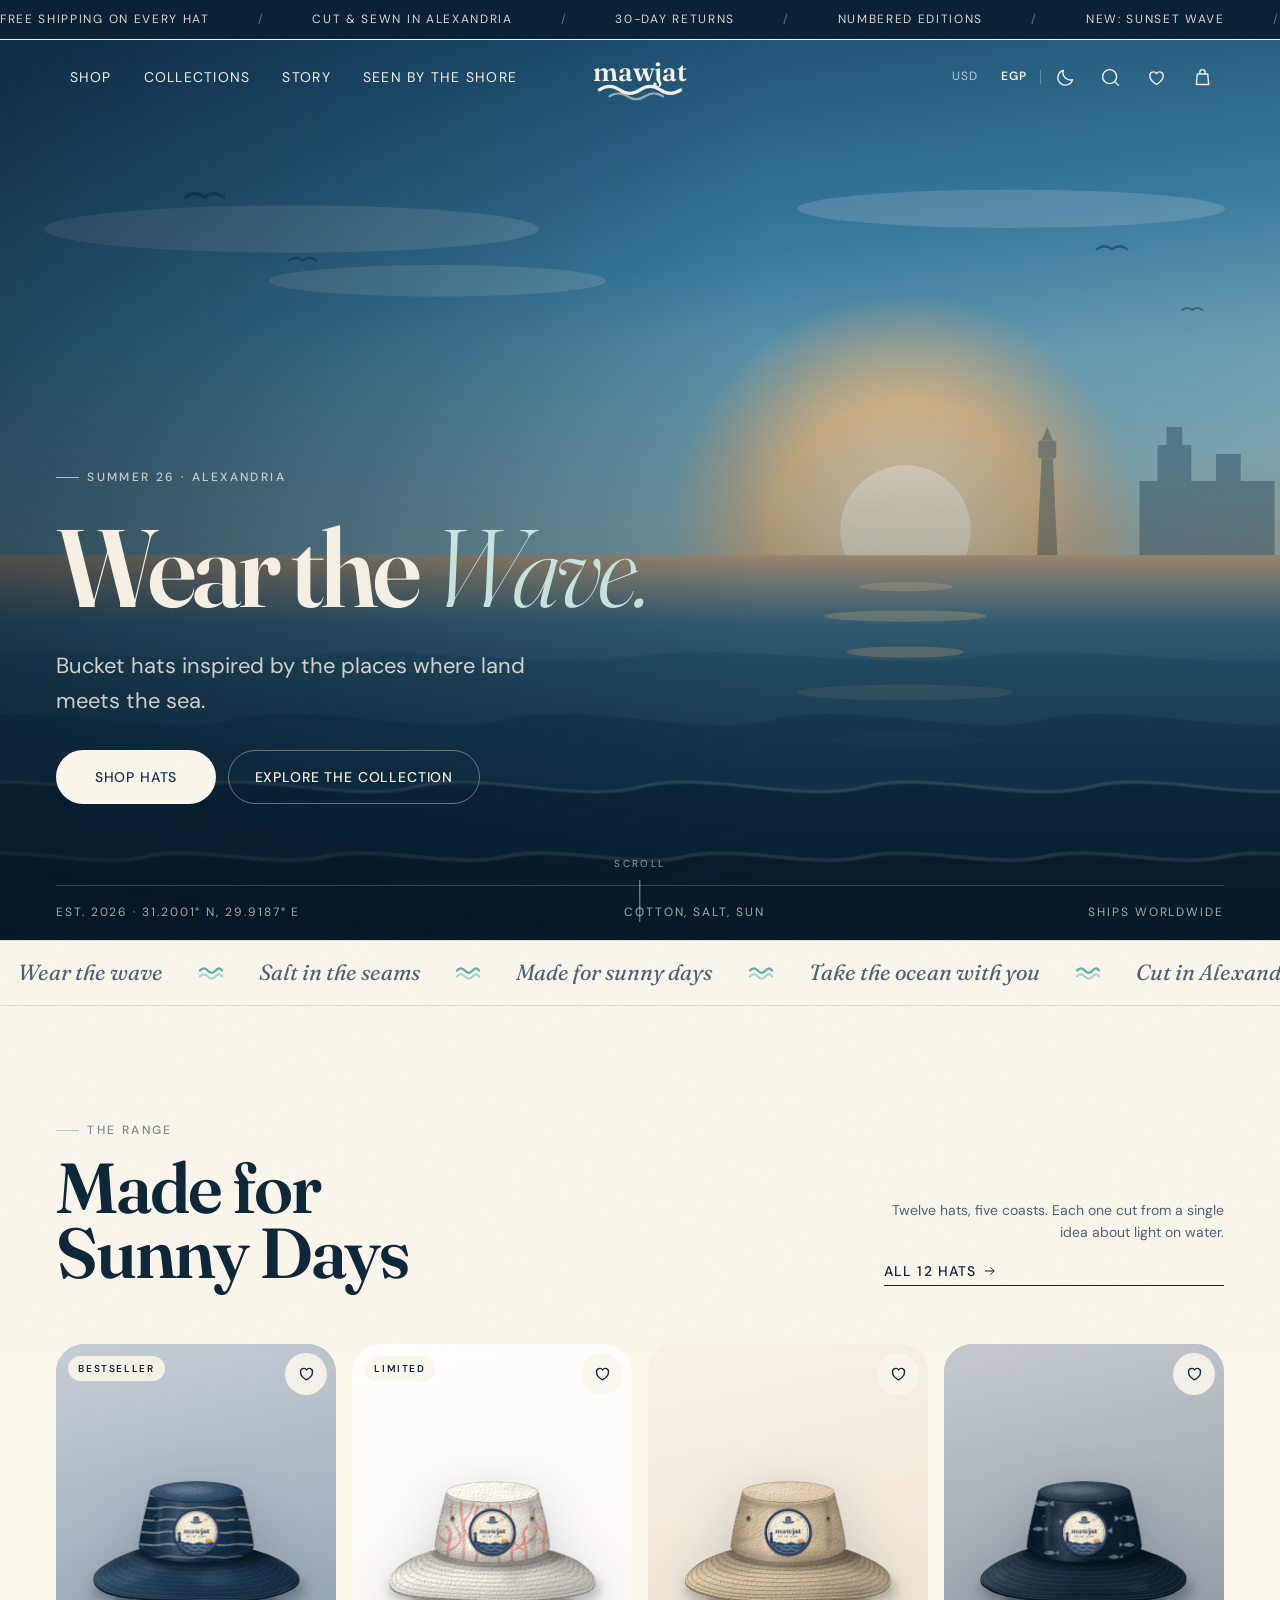
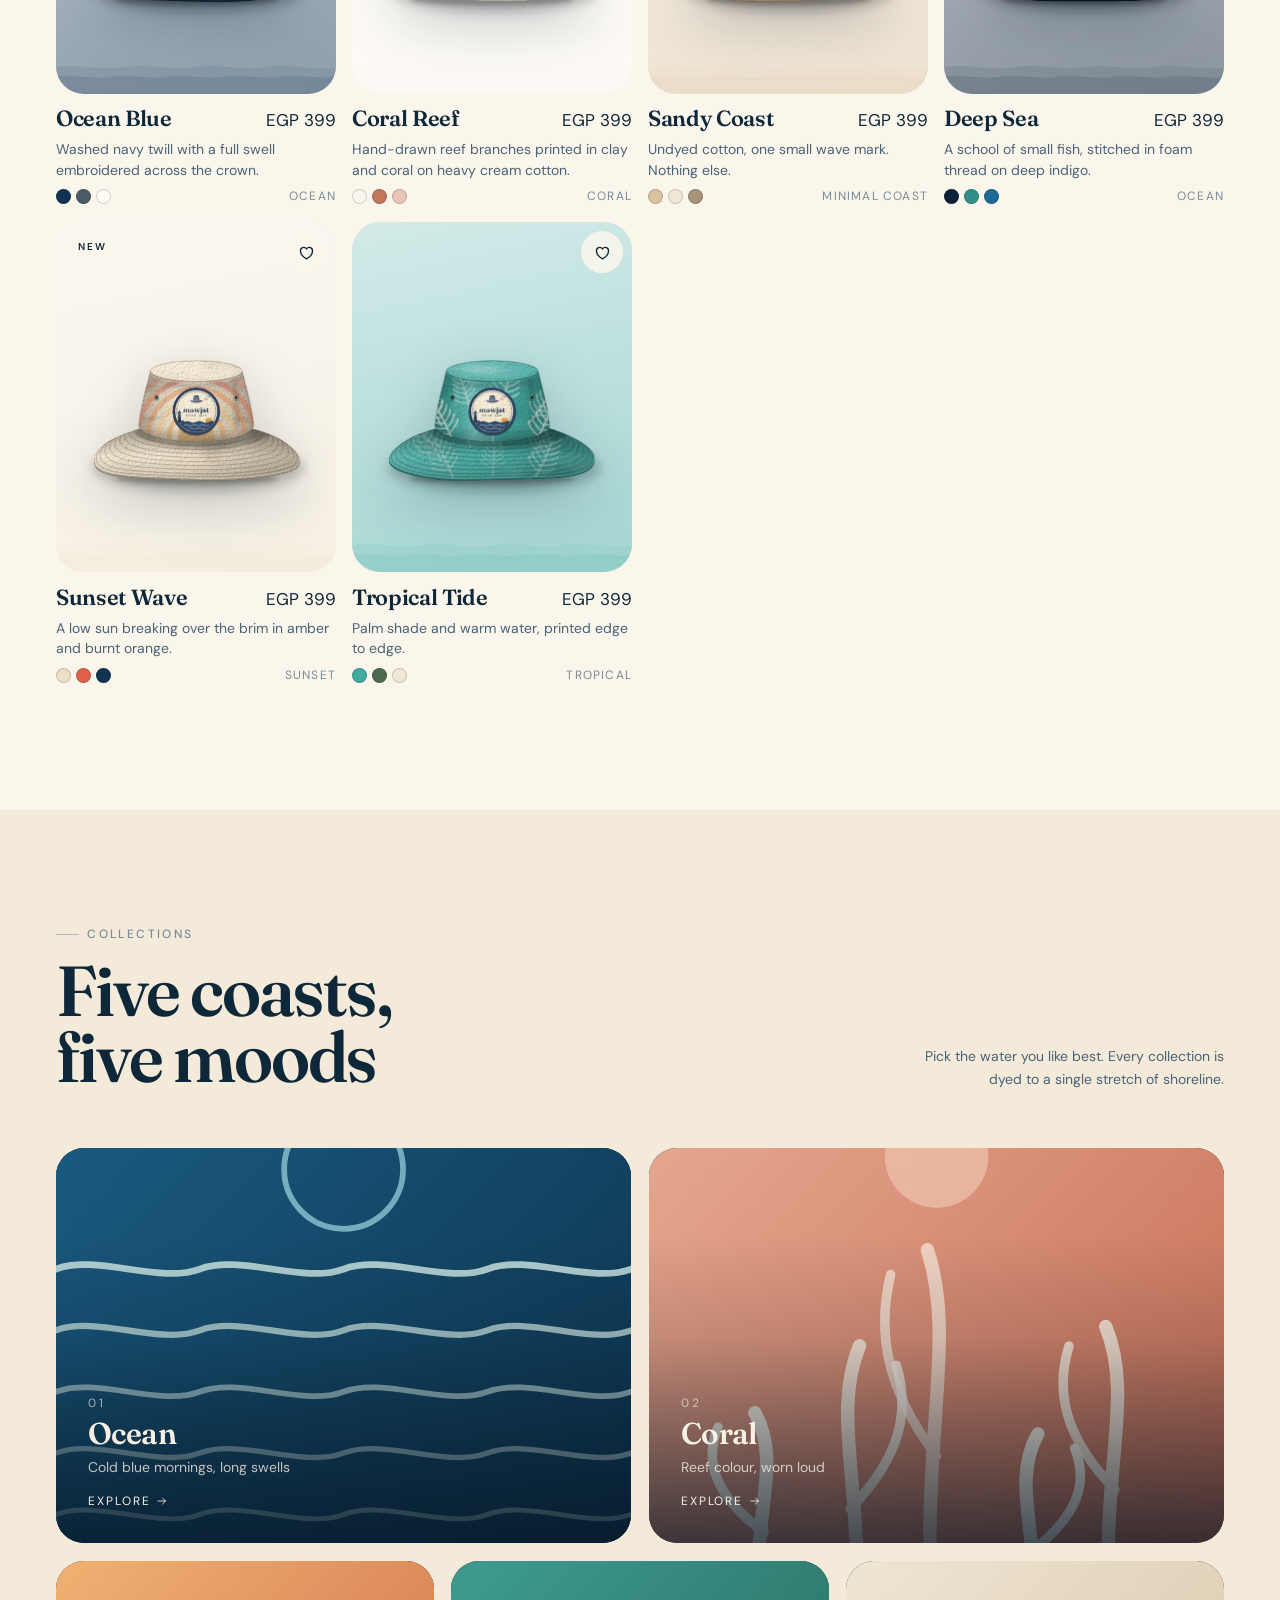
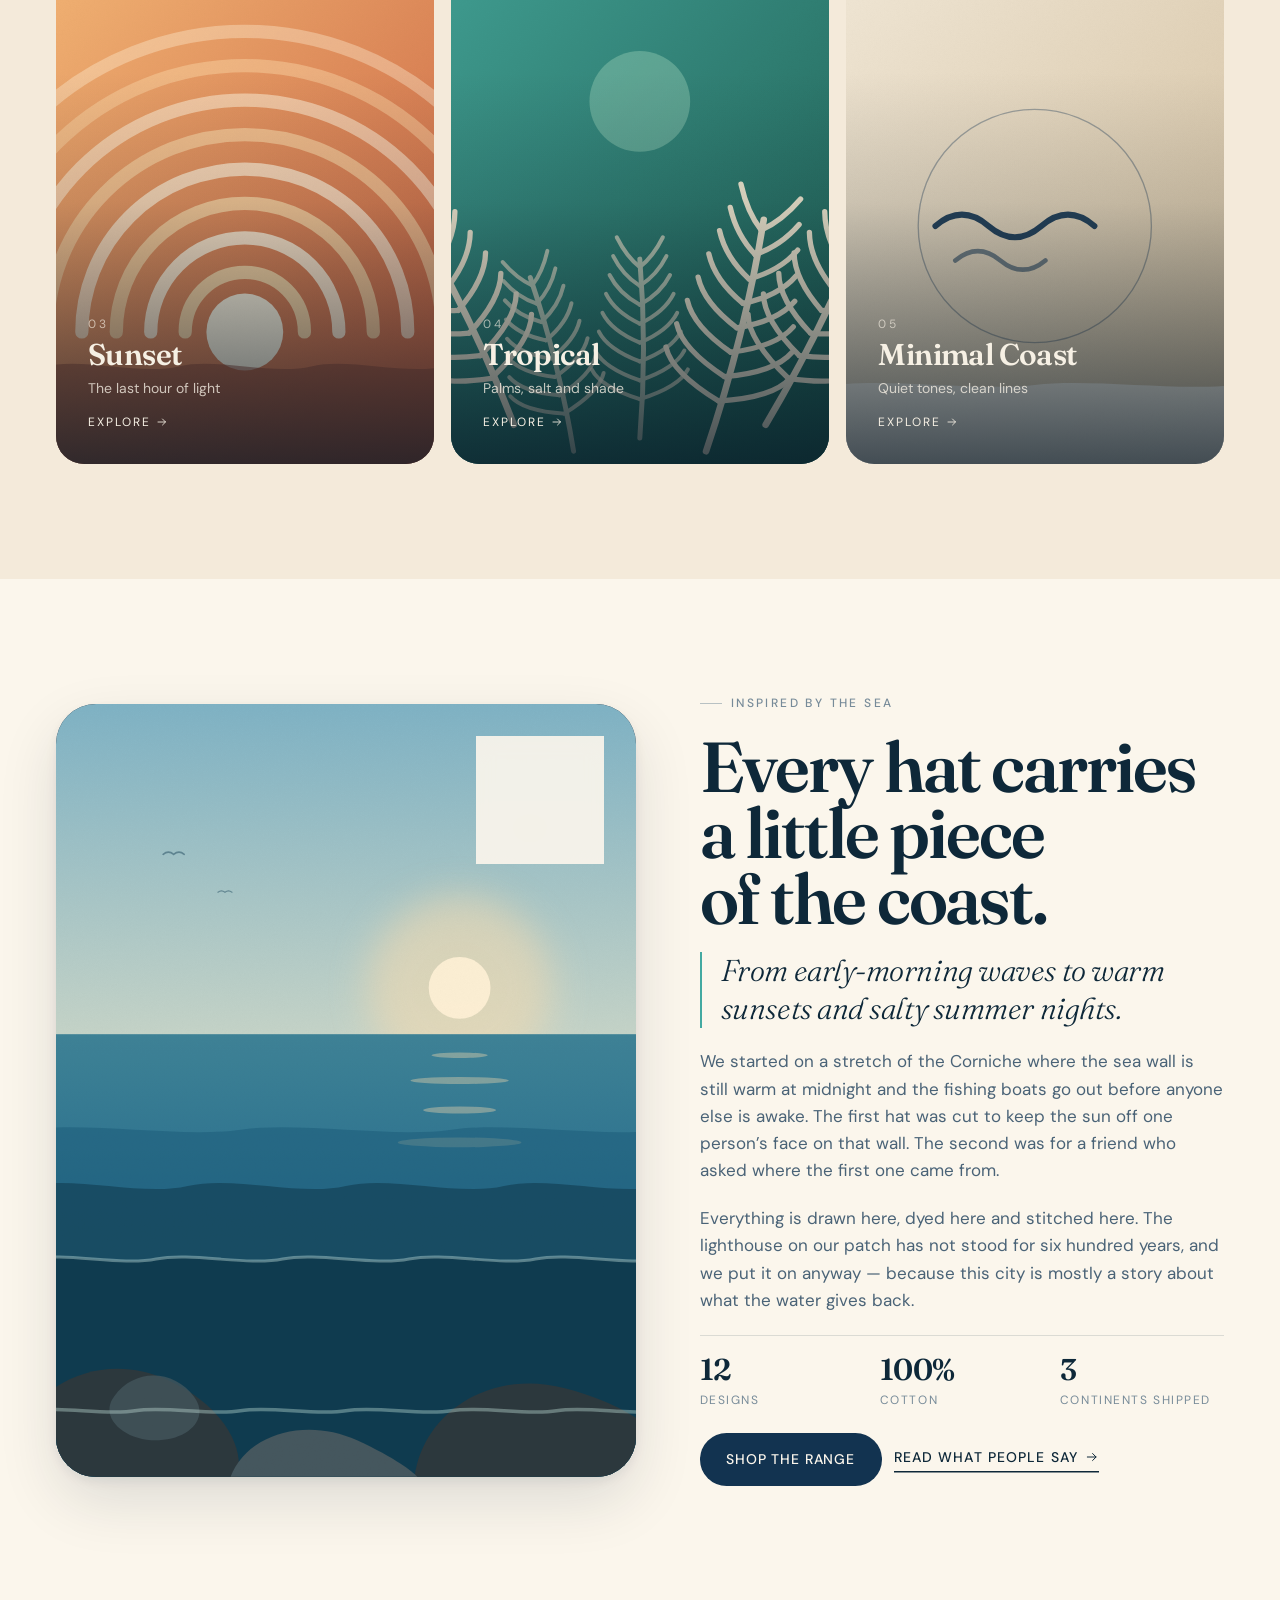
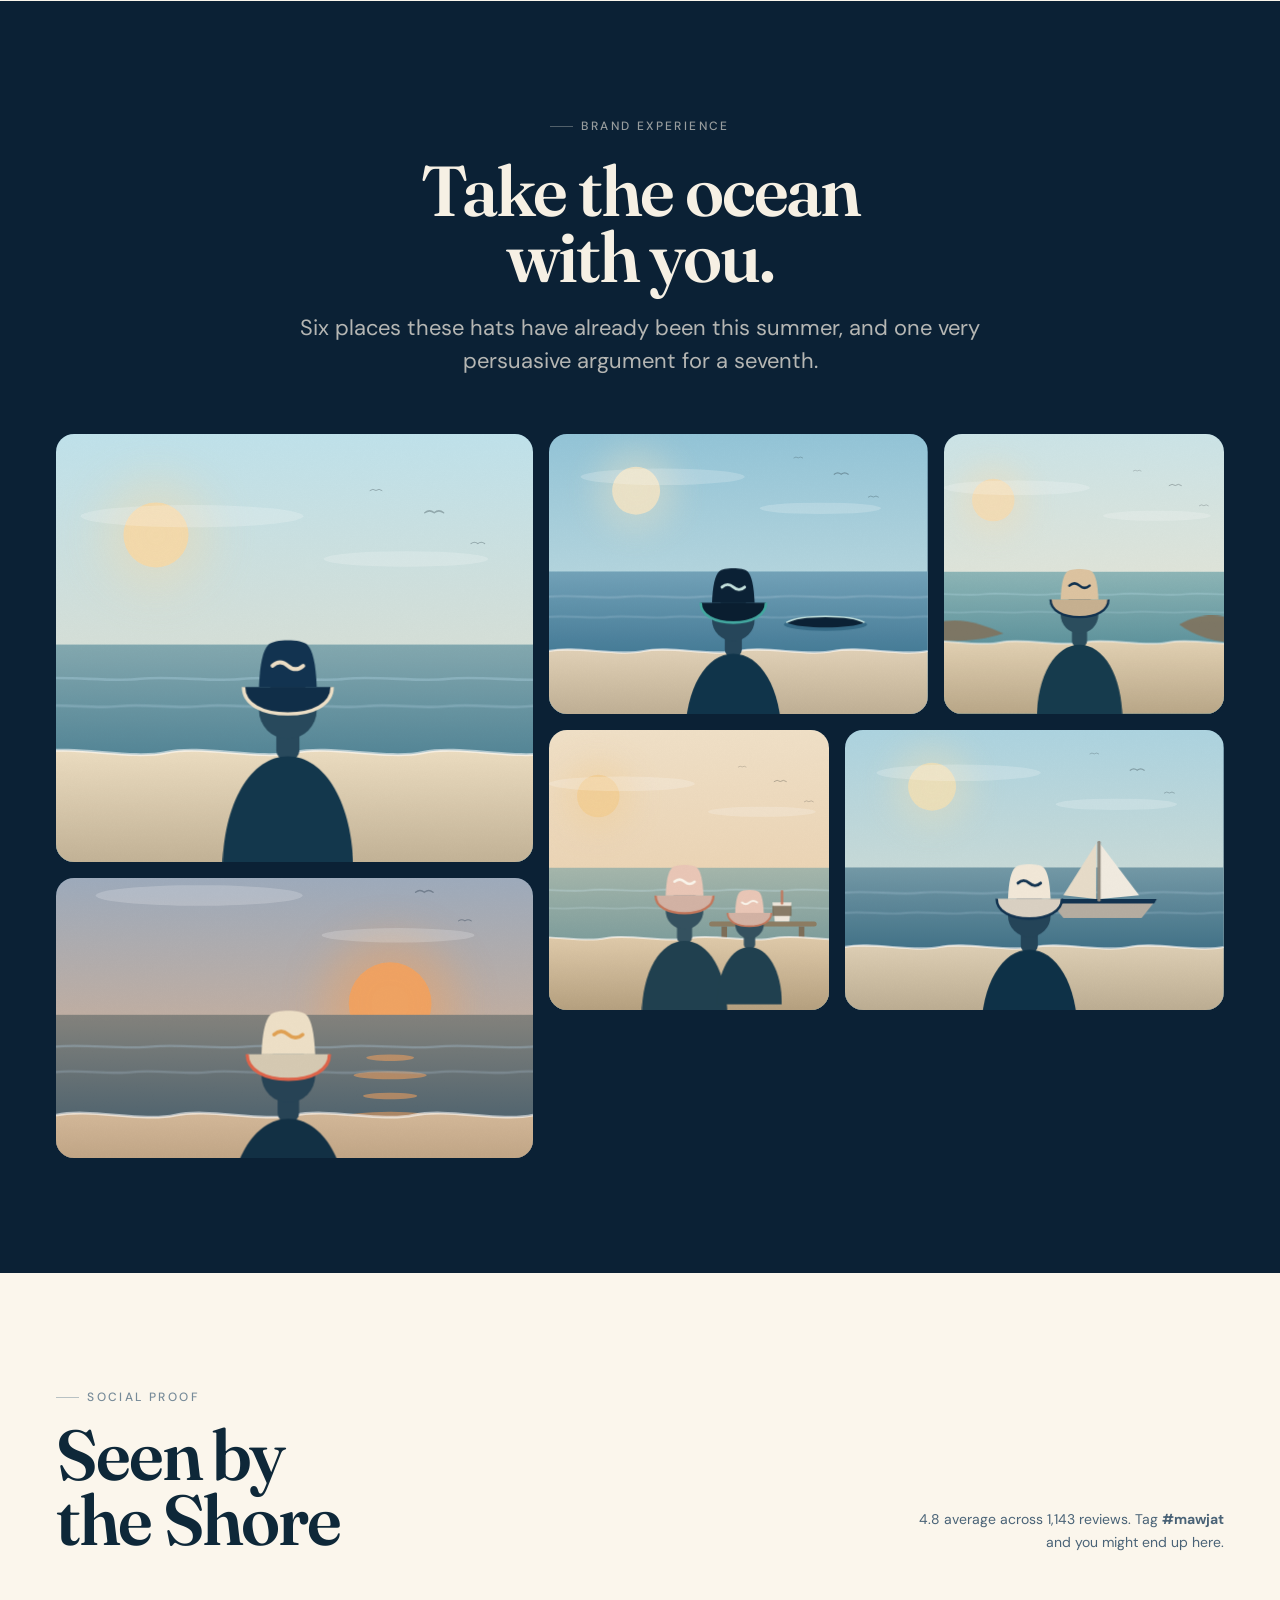
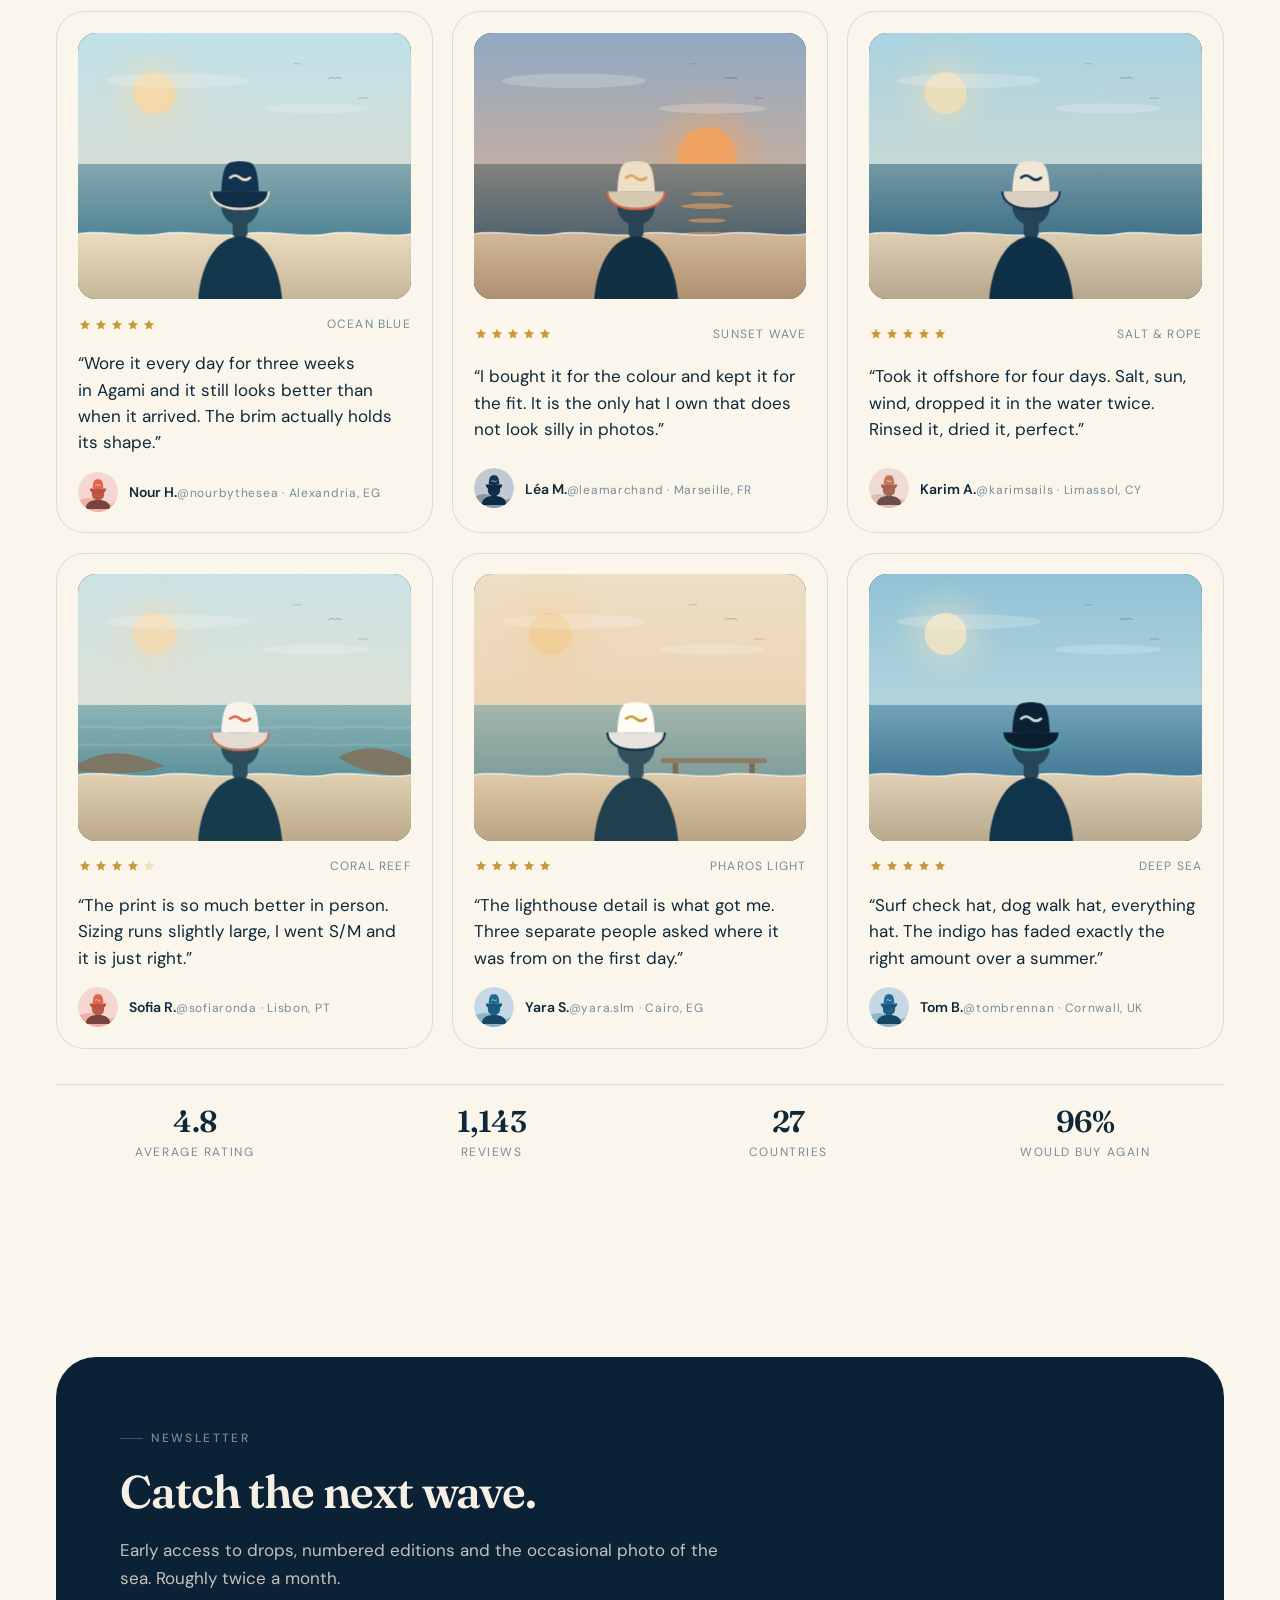
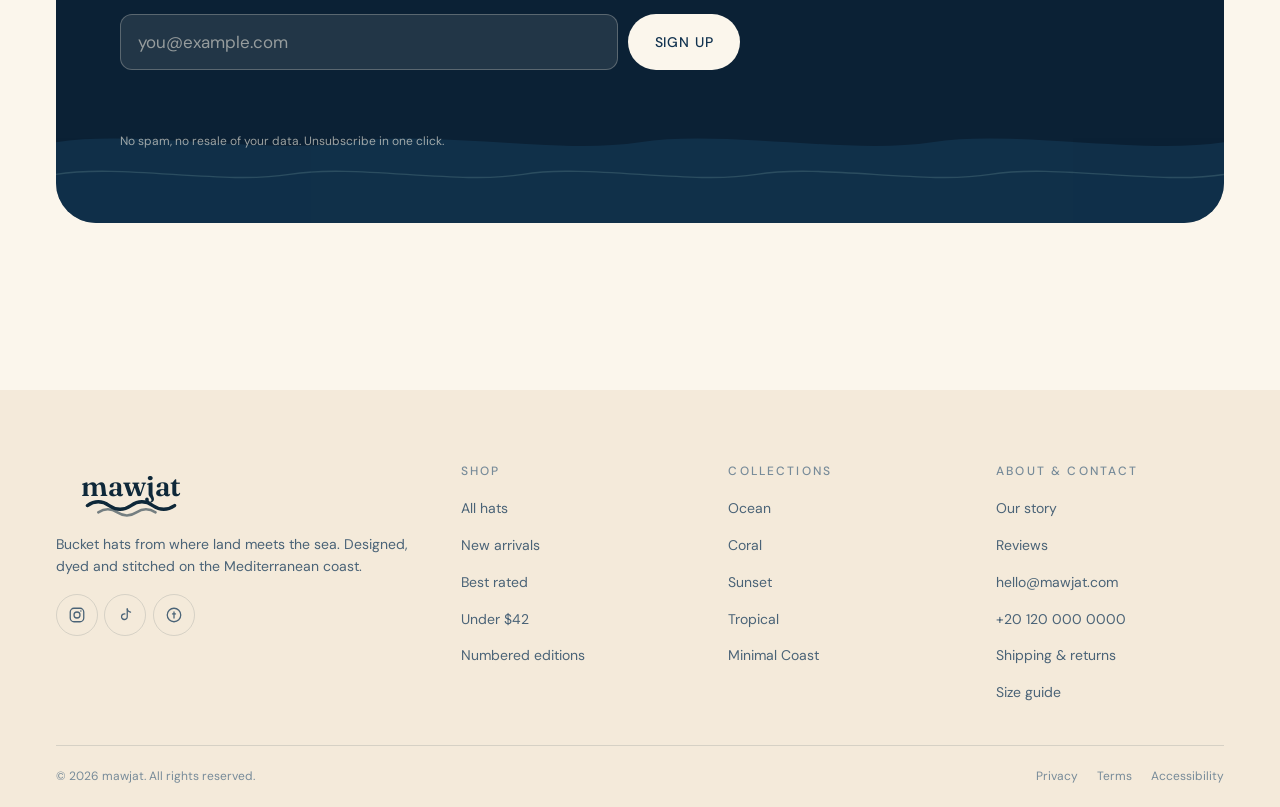
<file: index.html>
<!DOCTYPE html>
<html lang="en">
<head>
<meta charset="utf-8">
<meta name="viewport" content="width=device-width, initial-scale=1, viewport-fit=cover">
<title>mawjat — Wear the Wave</title>
<meta name="description" content="Bucket hats inspired by the places where land meets the sea. Cut, dyed and embroidered in Alexandria. Free shipping on every hat.">
<meta name="theme-color" content="#0B2135">
<link rel="icon" href="assets/img/favicon.svg" type="image/svg+xml">
<link rel="apple-touch-icon" href="assets/img/favicon.svg">
<link rel="preconnect" href="https://fonts.googleapis.com">
<link rel="preconnect" href="https://fonts.gstatic.com" crossorigin>
<link rel="stylesheet" href="https://fonts.googleapis.com/css2?family=DM+Sans:ital,opsz,wght@0,9..40,300..700;1,9..40,300..700&family=Fraunces:ital,opsz,wght@0,9..144,300..700;1,9..144,300..700&display=swap">
<link rel="stylesheet" href="assets/css/main.css">
<meta property="og:title" content="mawjat — Wear the Wave">
<meta property="og:description" content="Bucket hats inspired by the places where land meets the sea.">
<meta property="og:type" content="website">
</head>
<body class="has-hero">

<a class="skip" href="#main">Skip to content</a>

<!-- ================================================================ announce -->
<div class="announce">
  <div class="announce__track" aria-hidden="true">
    <span>Free shipping on every hat <em>/</em> Cut &amp; sewn in Alexandria <em>/</em> 30-day returns <em>/</em> Numbered editions <em>/</em> New: Sunset Wave <em>/</em></span>
    <span>Free shipping on every hat <em>/</em> Cut &amp; sewn in Alexandria <em>/</em> 30-day returns <em>/</em> Numbered editions <em>/</em> New: Sunset Wave <em>/</em></span>
  </div>
  <p class="sr">Free shipping on every hat. Cut and sewn in Alexandria. 30-day returns.</p>
</div>

<!-- ================================================================== header -->
<header class="header">
  <div class="wrap wrap--wide header__inner">
    <div class="header__left">
      <button class="iconbtn header__burger" data-open="menu" aria-label="Open menu" aria-haspopup="dialog">
        <svg viewBox="0 0 24 24" aria-hidden="true"><path d="M3 7h18M3 12h18M3 17h18"/></svg>
      </button>
      <nav class="nav" aria-label="Primary">
        <a class="nav__link" href="shop.html">Shop</a>
        <a class="nav__link" href="#collections">Collections</a>
        <a class="nav__link" href="#story">Story</a>
        <a class="nav__link" href="#seen">Seen by the shore</a>
      </nav>
    </div>

    <a class="header__logo" href="index.html" aria-label="mawjat — home">
      <svg class="logo" viewBox="0 0 220 74" role="img" aria-label="mawjat">
        <text x="110" y="44" text-anchor="middle" font-family="Fraunces, Georgia, serif" font-size="42" font-weight="600" letter-spacing="-.5" fill="currentColor">mawjat</text>
        <path d="M46,58 q16,-11 32,0 t32,0 t32,0 t32,0" fill="none" stroke="currentColor" stroke-width="5" stroke-linecap="round"/>
        <path d="M62,68 q14,-9 28,0 t28,0 t28,0" fill="none" stroke="currentColor" stroke-width="3.6" stroke-linecap="round" opacity=".55"/>
      </svg>
    </a>

    <div class="header__right">
      <div class="util" role="group" aria-label="Preferences">
        <button class="util__btn" data-currency="USD">USD</button>
        <button class="util__btn" data-currency="EGP">EGP</button>
        <span class="util__sep" aria-hidden="true"></span>
        <button class="iconbtn" data-theme-toggle aria-label="Switch theme"></button>
      </div>
      <button class="iconbtn" data-open="search" aria-label="Search" aria-haspopup="dialog">
        <svg viewBox="0 0 24 24" aria-hidden="true"><path d="M11 19a8 8 0 1 0 0-16 8 8 0 0 0 0 16Z"/><path d="m21 21-4.3-4.3"/></svg>
      </button>
      <button class="iconbtn countbtn" data-open="wish" aria-label="Saved items" aria-haspopup="dialog">
        <svg viewBox="0 0 24 24" aria-hidden="true"><path d="M12 20s-7.5-4.6-7.5-9.4A4.1 4.1 0 0 1 12 7.6a4.1 4.1 0 0 1 7.5 3C19.5 15.4 12 20 12 20Z"/></svg>
        <span class="countbtn__n" data-count="wish">0</span>
      </button>
      <button class="iconbtn countbtn" data-open="cart" aria-label="Shopping bag" aria-haspopup="dialog">
        <svg viewBox="0 0 24 24" aria-hidden="true"><path d="M6 8h12l1 12H5L6 8Z"/><path d="M9 8V6a3 3 0 0 1 6 0v2"/></svg>
        <span class="countbtn__n" data-count="cart">0</span>
      </button>
    </div>
  </div>
</header>

<main id="main">

  <!-- ================================================================= hero -->
  <section class="hero">
    <div class="hero__bg" id="hero-bg" aria-hidden="true"></div>
    <div class="wrap wrap--wide">
      <div class="hero__inner">
        <p class="eyebrow hero__eyebrow">Summer 26 &middot; Alexandria</p>
        <h1 class="d1">Wear the <em>Wave.</em></h1>
        <p class="hero__lede">Bucket hats inspired by the places where land meets the sea.</p>
        <div class="hero__cta">
          <a class="btn btn--light" href="shop.html">Shop hats</a>
          <a class="btn btn--onDark" href="#collections">Explore the collection</a>
        </div>
      </div>
      <div class="hero__foot">
        <span>Est. 2026 &middot; 31.2001&deg; N, 29.9187&deg; E</span>
        <span>Cotton, salt, sun</span>
        <span>Ships worldwide</span>
      </div>
    </div>
    <div class="scrollcue" aria-hidden="true">
      <span>Scroll</span>
      <span class="scrollcue__line"></span>
    </div>
  </section>

  <!-- =============================================================== ticker -->
  <div class="ticker" aria-hidden="true">
    <div class="ticker__track" id="ticker"></div>
  </div>

  <!-- ============================================================ showcase -->
  <section class="section" id="shop" aria-labelledby="sunny-t">
    <div class="wrap wrap--wide">
      <header class="sect-head">
        <div class="sect-head__top">
          <p class="eyebrow">The range</p>
          <h2 class="d2" id="sunny-t">Made for<br>Sunny Days</h2>
        </div>
        <div class="sect-head__aside stack">
          <p class="mute small" style="max-width:34ch">Twelve hats, five coasts. Each one cut from a single idea about light on water.</p>
          <a class="tlink" href="shop.html">All 12 hats
            <svg class="icon" viewBox="0 0 24 24" aria-hidden="true"><path d="M4 12h15"/><path d="m13 6 6 6-6 6"/></svg>
          </a>
        </div>
      </header>

      <div class="rail" id="home-products" role="list"></div>
    </div>
  </section>

  <!-- ========================================================= collections -->
  <section class="section band" id="collections" aria-labelledby="coll-t">
    <div class="wrap wrap--wide">
      <header class="sect-head">
        <div class="sect-head__top">
          <p class="eyebrow">Collections</p>
          <h2 class="d2" id="coll-t">Five coasts,<br>five moods</h2>
        </div>
        <div class="sect-head__aside">
          <p class="mute small" style="max-width:32ch">Pick the water you like best. Every collection is dyed to a single stretch of shoreline.</p>
        </div>
      </header>
      <div class="tiles" id="home-collections"></div>
    </div>
  </section>

  <!-- ================================================================ story -->
  <section class="section" id="story" aria-labelledby="story-t">
    <div class="wrap wrap--wide">
      <div class="story">
        <figure class="story__figure reveal" id="story-art">
          <figcaption class="story__stamp">
            <span>Since<strong>2026</strong>Alexandria</span>
          </figcaption>
        </figure>

        <div class="story__body reveal">
          <p class="eyebrow">Inspired by the Sea</p>
          <h2 class="d2" id="story-t">Every hat carries a little piece of the coast.</h2>
          <p class="story__pull">From early-morning waves to warm sunsets and salty summer nights.</p>
          <p class="mute">We started on a stretch of the Corniche where the sea wall is still warm at midnight and the fishing boats go out before anyone else is awake. The first hat was cut to keep the sun off one person&rsquo;s face on that wall. The second was for a friend who asked where the first one came from.</p>
          <p class="mute">Everything is drawn here, dyed here and stitched here. The lighthouse on our patch has not stood for six hundred years, and we put it on anyway — because this city is mostly a story about what the water gives back.</p>
          <div class="story__facts">
            <div class="story__fact"><strong>12</strong><span>Designs</span></div>
            <div class="story__fact"><strong>100%</strong><span>Cotton</span></div>
            <div class="story__fact"><strong>3</strong><span>Continents shipped</span></div>
          </div>
          <div class="cluster">
            <a class="btn" href="shop.html">Shop the range</a>
            <a class="tlink" href="#seen">Read what people say
              <svg class="icon" viewBox="0 0 24 24" aria-hidden="true"><path d="M4 12h15"/><path d="m13 6 6 6-6 6"/></svg>
            </a>
          </div>
        </div>
      </div>
    </div>
  </section>

  <!-- ============================================================ statement -->
  <section class="section band--deep" id="experience" aria-labelledby="take-t">
    <div class="wrap wrap--wide">
      <div class="statement reveal">
        <p class="eyebrow">Brand experience</p>
        <h2 class="d2" id="take-t">Take the ocean<br>with you.</h2>
        <p class="lede">Six places these hats have already been this summer, and one very persuasive argument for a seventh.</p>
      </div>
      <div class="lifegrid" id="home-life"></div>
    </div>
  </section>

  <!-- ========================================================= social proof -->
  <section class="section" id="seen" aria-labelledby="seen-t">
    <div class="wrap wrap--wide">
      <header class="sect-head">
        <div class="sect-head__top">
          <p class="eyebrow">Social proof</p>
          <h2 class="d2" id="seen-t">Seen by<br>the Shore</h2>
        </div>
        <div class="sect-head__aside stack">
          <p class="mute small" style="max-width:32ch">4.8 average across 1,143 reviews. Tag <strong>#mawjat</strong> and you might end up here.</p>
        </div>
      </header>

      <div class="revgrid" id="home-reviews"></div>

      <div class="proof">
        <div><span class="proof__n">4.8</span><span class="proof__l">Average rating</span></div>
        <div><span class="proof__n">1,143</span><span class="proof__l">Reviews</span></div>
        <div><span class="proof__n">27</span><span class="proof__l">Countries</span></div>
        <div><span class="proof__n">96%</span><span class="proof__l">Would buy again</span></div>
      </div>
    </div>
  </section>

  <!-- =========================================================== newsletter -->
  <section class="section section--tight" aria-labelledby="news-t">
    <div class="wrap wrap--wide">
      <div class="news reveal">
        <div class="news__waves" id="news-waves" aria-hidden="true"></div>
        <div class="news__inner">
          <p class="eyebrow">Newsletter</p>
          <h2 class="d3" id="news-t">Catch the next wave.</h2>
          <p style="color:color-mix(in oklab, var(--on-dark) 78%, transparent)">
            Early access to drops, numbered editions and the occasional photo of the sea. Roughly twice a month.
          </p>
          <form class="news__form" id="news-form" novalidate>
            <div class="field">
              <label class="sr" for="news-email">Email address</label>
              <input class="input" type="email" id="news-email" name="email" placeholder="you@example.com" autocomplete="email" required>
            </div>
            <button class="btn btn--light" type="submit">Sign up</button>
          </form>
          <p class="news__ok" id="news-msg" role="status"></p>
          <p class="news__note">No spam, no resale of your data. Unsubscribe in one click.</p>
        </div>
      </div>
    </div>
  </section>

</main>

<!-- ================================================================= footer -->
<footer class="footer">
  <div class="wrap wrap--wide">
    <div class="footer__grid">
      <div class="footer__brand">
        <svg class="logo" viewBox="0 0 220 74" role="img" aria-label="mawjat">
          <text x="110" y="44" text-anchor="middle" font-family="Fraunces, Georgia, serif" font-size="42" font-weight="600" letter-spacing="-.5" fill="currentColor">mawjat</text>
          <path d="M46,58 q16,-11 32,0 t32,0 t32,0 t32,0" fill="none" stroke="currentColor" stroke-width="5" stroke-linecap="round"/>
          <path d="M62,68 q14,-9 28,0 t28,0 t28,0" fill="none" stroke="currentColor" stroke-width="3.6" stroke-linecap="round" opacity=".55"/>
        </svg>
        <p class="mute small">Bucket hats from where land meets the sea. Designed, dyed and stitched on the Mediterranean coast.</p>
        <div class="social">
          <a href="#" aria-label="mawjat on Instagram"><svg class="icon" viewBox="0 0 24 24" aria-hidden="true"><rect x="3" y="3" width="18" height="18" rx="5"/><circle cx="12" cy="12" r="4"/><circle cx="17.2" cy="6.8" r="1" fill="currentColor" stroke="none"/></svg></a>
          <a href="#" aria-label="mawjat on TikTok"><svg class="icon" viewBox="0 0 24 24" aria-hidden="true"><path d="M15 4v10.2a3.8 3.8 0 1 1-3.2-3.76"/><path d="M15 4c.4 2.3 2 3.9 4.4 4.1"/></svg></a>
          <a href="#" aria-label="mawjat on Pinterest"><svg class="icon" viewBox="0 0 24 24" aria-hidden="true"><circle cx="12" cy="12" r="9"/><path d="M12 8v8M10 10.5h4"/></svg></a>
        </div>
      </div>

      <nav class="footer__col" aria-labelledby="f-shop">
        <h3 id="f-shop">Shop</h3>
        <ul>
          <li><a href="shop.html">All hats</a></li>
          <li><a href="shop.html?sort=new">New arrivals</a></li>
          <li><a href="shop.html?sort=rating">Best rated</a></li>
          <li><a href="shop.html?max=42">Under $42</a></li>
          <li><a href="product.html?id=pharos-light">Numbered editions</a></li>
        </ul>
      </nav>

      <nav class="footer__col" aria-labelledby="f-coll">
        <h3 id="f-coll">Collections</h3>
        <ul>
          <li><a href="shop.html?collection=ocean">Ocean</a></li>
          <li><a href="shop.html?collection=coral">Coral</a></li>
          <li><a href="shop.html?collection=sunset">Sunset</a></li>
          <li><a href="shop.html?collection=tropical">Tropical</a></li>
          <li><a href="shop.html?collection=minimal">Minimal Coast</a></li>
        </ul>
      </nav>

      <nav class="footer__col" aria-labelledby="f-about">
        <h3 id="f-about">About &amp; contact</h3>
        <ul>
          <li><a href="index.html#story">Our story</a></li>
          <li><a href="index.html#seen">Reviews</a></li>
          <li><a href="mailto:hello@mawjat.com">hello@mawjat.com</a></li>
          <li><a href="tel:+201200000000">+20 120 000 0000</a></li>
          <li><a href="#">Shipping &amp; returns</a></li>
          <li><a href="#">Size guide</a></li>
        </ul>
      </nav>
    </div>

    <div class="footer__bar">
      <p>&copy; <span id="year">2026</span> mawjat. All rights reserved.</p>
      <ul>
        <li><a href="#">Privacy</a></li>
        <li><a href="#">Terms</a></li>
        <li><a href="#">Accessibility</a></li>
      </ul>
    </div>
  </div>
</footer>

<script src="assets/js/core.js"></script>
<script src="assets/js/data.js"></script>
<script src="assets/js/art.js"></script>
<script src="assets/js/ui.js"></script>
<script src="assets/js/home.js"></script>
</body>
</html>
</file>
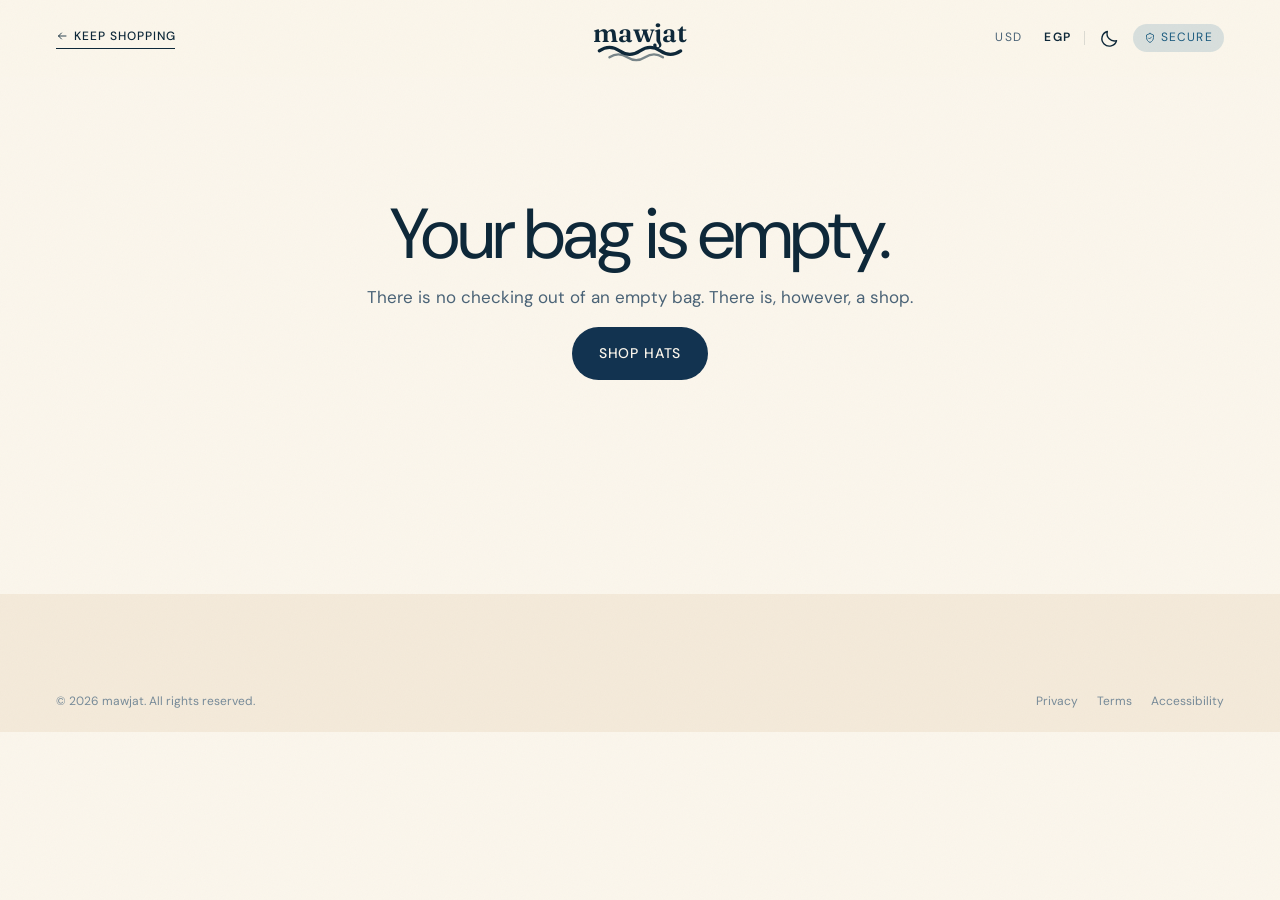
<file: checkout.html>
<!DOCTYPE html>
<html lang="en">
<head>
<meta charset="utf-8">
<meta name="viewport" content="width=device-width, initial-scale=1, viewport-fit=cover">
<title>Checkout — mawjat</title>
<meta name="description" content="Secure checkout. Free shipping, 30-day returns.">
<meta name="theme-color" content="#0B2135">
<meta name="robots" content="noindex">
<link rel="icon" href="assets/img/favicon.svg" type="image/svg+xml">
<link rel="preconnect" href="https://fonts.googleapis.com">
<link rel="preconnect" href="https://fonts.gstatic.com" crossorigin>
<link rel="stylesheet" href="https://fonts.googleapis.com/css2?family=DM+Sans:ital,opsz,wght@0,9..40,300..700;1,9..40,300..700&family=Fraunces:ital,opsz,wght@0,9..144,300..700;1,9..144,300..700&display=swap">
<link rel="stylesheet" href="assets/css/main.css">
</head>
<body class="no-fab">

<a class="skip" href="#main">Skip to content</a>

<header class="header">
  <div class="wrap wrap--wide header__inner">
    <div class="header__left">
      <a class="tlink" href="shop.html" style="font-size:var(--step--2)">
        <svg class="icon" viewBox="0 0 24 24" aria-hidden="true" style="transform:rotate(180deg)"><path d="M4 12h15"/><path d="m13 6 6 6-6 6"/></svg>
        Keep shopping
      </a>
    </div>
    <a class="header__logo" href="index.html" aria-label="mawjat — home">
      <svg class="logo" viewBox="0 0 220 74" role="img" aria-label="mawjat">
        <text x="110" y="44" text-anchor="middle" font-family="Fraunces, Georgia, serif" font-size="42" font-weight="600" letter-spacing="-.5" fill="currentColor">mawjat</text>
        <path d="M46,58 q16,-11 32,0 t32,0 t32,0 t32,0" fill="none" stroke="currentColor" stroke-width="5" stroke-linecap="round"/>
        <path d="M62,68 q14,-9 28,0 t28,0 t28,0" fill="none" stroke="currentColor" stroke-width="3.6" stroke-linecap="round" opacity=".55"/>
      </svg>
    </a>
    <div class="header__right">
      <div class="util" role="group" aria-label="Preferences">
        <button class="util__btn" data-currency="USD">USD</button>
        <button class="util__btn" data-currency="EGP">EGP</button>
        <span class="util__sep" aria-hidden="true"></span>
        <button class="iconbtn" data-theme-toggle aria-label="Switch theme"></button>
      </div>
      <span class="tag tag--sea nowrap">
        <svg class="icon" viewBox="0 0 24 24" aria-hidden="true"><path d="M12 3l7 3v5c0 4.3-2.9 8.2-7 10-4.1-1.8-7-5.7-7-10V6l7-3Z"/><path d="m9 12 2 2 4-4"/></svg>
        Secure
      </span>
    </div>
  </div>
</header>

<main id="main" class="section section--tight">
  <div class="wrap wrap--wide">

    <!-- ============================================================ empty -->
    <div id="co-empty" hidden>
      <div class="empty">
        <p class="d2">Your bag is empty.</p>
        <p class="mute">There is no checking out of an empty bag. There is, however, a shop.</p>
        <a class="btn" href="shop.html">Shop hats</a>
      </div>
    </div>

    <!-- ============================================================= flow -->
    <div id="co-flow" hidden>
      <div class="phead" style="padding-top:0">
        <h1 class="d2">Checkout</h1>
      </div>

      <div class="co">
        <div>
          <ol class="steps" id="steps" aria-label="Checkout progress">
            <li class="step is-on" data-step="1"><span class="step__n">1</span> Information</li>
            <li class="step__sep" role="presentation"></li>
            <li class="step" data-step="2"><span class="step__n">2</span> Shipping</li>
            <li class="step__sep" role="presentation"></li>
            <li class="step" data-step="3"><span class="step__n">3</span> Payment</li>
          </ol>

          <form id="co-form" novalidate>

            <!-- ---------------------------------------------- 1. contact -->
            <section class="cosection" data-panel="1" aria-labelledby="s1">
              <h2 class="d4" id="s1">Where is it going?</h2>

              <div class="field">
                <label class="field__label" for="email">Email</label>
                <input class="input" type="email" id="email" name="email" autocomplete="email" placeholder="you@example.com" required>
                <p class="field__error" data-error-for="email"></p>
              </div>

              <div class="cogrid cogrid--2">
                <div class="field">
                  <label class="field__label" for="first">First name</label>
                  <input class="input" type="text" id="first" name="first" autocomplete="given-name" required>
                  <p class="field__error" data-error-for="first"></p>
                </div>
                <div class="field">
                  <label class="field__label" for="last">Last name</label>
                  <input class="input" type="text" id="last" name="last" autocomplete="family-name" required>
                  <p class="field__error" data-error-for="last"></p>
                </div>
              </div>

              <div class="field">
                <label class="field__label" for="address">Address</label>
                <input class="input" type="text" id="address" name="address" autocomplete="street-address" required>
                <p class="field__error" data-error-for="address"></p>
              </div>

              <div class="cogrid cogrid--3">
                <div class="field">
                  <label class="field__label" for="city">City</label>
                  <input class="input" type="text" id="city" name="city" autocomplete="address-level2" required>
                  <p class="field__error" data-error-for="city"></p>
                </div>
                <div class="field">
                  <label class="field__label" for="postal">Postcode</label>
                  <input class="input" type="text" id="postal" name="postal" autocomplete="postal-code" required>
                  <p class="field__error" data-error-for="postal"></p>
                </div>
                <div class="field">
                  <label class="field__label" for="country">Country</label>
                  <select class="select" id="country" name="country" autocomplete="country-name">
                    <option>Egypt</option>
                    <option>United Kingdom</option>
                    <option>France</option>
                    <option>Germany</option>
                    <option>Italy</option>
                    <option>Greece</option>
                    <option>Cyprus</option>
                    <option>United States</option>
                    <option>United Arab Emirates</option>
                    <option>Saudi Arabia</option>
                  </select>
                </div>
              </div>

              <div class="field">
                <label class="field__label" for="phone">Phone <span style="text-transform:none;letter-spacing:0">(for the courier)</span></label>
                <input class="input" type="tel" id="phone" name="phone" autocomplete="tel" placeholder="+20 120 000 0000">
                <p class="field__error" data-error-for="phone"></p>
              </div>

              <div class="conav">
                <button class="btn" type="button" data-next="2">Continue to shipping</button>
                <a class="tlink" href="shop.html">Back to shop</a>
              </div>
            </section>

            <!-- --------------------------------------------- 2. shipping -->
            <section class="cosection" data-panel="2" aria-labelledby="s2" hidden>
              <h2 class="d4" id="s2">How fast?</h2>
              <div class="stack" role="radiogroup" aria-labelledby="s2">
                <label class="radiocard">
                  <input type="radio" name="ship" value="standard" data-rate="0" checked>
                  <span class="radiocard__dot" aria-hidden="true"></span>
                  <span class="radiocard__body">
                    <span class="radiocard__t"><span>Standard</span><span data-ship-price="0">Free</span></span>
                    <span class="radiocard__s">5–10 working days, tracked</span>
                  </span>
                </label>
                <label class="radiocard">
                  <input type="radio" name="ship" value="express" data-rate="12">
                  <span class="radiocard__dot" aria-hidden="true"></span>
                  <span class="radiocard__body">
                    <span class="radiocard__t"><span>Express</span><span data-ship-price="12">$12</span></span>
                    <span class="radiocard__s">2–4 working days, tracked and signed</span>
                  </span>
                </label>
                <label class="radiocard">
                  <input type="radio" name="ship" value="local" data-rate="4">
                  <span class="radiocard__dot" aria-hidden="true"></span>
                  <span class="radiocard__body">
                    <span class="radiocard__t"><span>Alexandria same-day</span><span data-ship-price="4">$4</span></span>
                    <span class="radiocard__s">Ordered before 2pm, on your door by evening</span>
                  </span>
                </label>
              </div>

              <label class="radiocard" style="margin-top:.4rem">
                <input type="checkbox" id="giftbox">
                <span class="radiocard__dot" aria-hidden="true"></span>
                <span class="radiocard__body">
                  <span class="radiocard__t"><span>Add the gift box</span><span>Free</span></span>
                  <span class="radiocard__s">Printed sleeve, tissue, a hand-written card and a sticker sheet</span>
                </span>
              </label>

              <div class="conav">
                <button class="btn" type="button" data-next="3">Continue to payment</button>
                <button class="tlink" type="button" data-back="1">Back to information</button>
              </div>
            </section>

            <!-- ---------------------------------------------- 3. payment -->
            <section class="cosection" data-panel="3" aria-labelledby="s3" hidden>
              <h2 class="d4" id="s3">Payment</h2>
              <p class="small mute">This is a demo storefront — no card is charged and nothing is sent anywhere.</p>

              <div class="field">
                <label class="field__label" for="card">Card number</label>
                <input class="input" type="text" id="card" name="card" inputmode="numeric" autocomplete="cc-number" placeholder="4242 4242 4242 4242" required>
                <p class="field__error" data-error-for="card"></p>
              </div>

              <div class="cogrid cogrid--2">
                <div class="field">
                  <label class="field__label" for="exp">Expiry</label>
                  <input class="input" type="text" id="exp" name="exp" inputmode="numeric" autocomplete="cc-exp" placeholder="MM/YY" required>
                  <p class="field__error" data-error-for="exp"></p>
                </div>
                <div class="field">
                  <label class="field__label" for="cvc">CVC</label>
                  <input class="input" type="text" id="cvc" name="cvc" inputmode="numeric" autocomplete="cc-csc" placeholder="123" required>
                  <p class="field__error" data-error-for="cvc"></p>
                </div>
              </div>

              <div class="field">
                <label class="field__label" for="cardname">Name on card</label>
                <input class="input" type="text" id="cardname" name="cardname" autocomplete="cc-name" required>
                <p class="field__error" data-error-for="cardname"></p>
              </div>

              <div class="conav">
                <button class="btn btn--coral" type="submit" id="place">Place order &middot; <span id="place-total">—</span></button>
                <button class="tlink" type="button" data-back="2">Back to shipping</button>
              </div>
            </section>
          </form>
        </div>

        <!-- ------------------------------------------------ order summary -->
        <aside class="summary" aria-label="Order summary">
          <h2 class="d4">Your order</h2>
          <div class="summary__lines" id="co-lines"></div>
          <div class="promo">
            <label class="sr" for="promo">Discount code</label>
            <input class="input" type="text" id="promo" placeholder="Discount code" autocomplete="off">
            <button class="btn btn--ghost btn--sm" type="button" id="promo-apply">Apply</button>
          </div>
          <p class="small" id="promo-msg" role="status"></p>
          <div class="totals" id="co-totals"></div>
          <p class="small mute">Prices in <span id="cur-note">USD</span>. All prices include tax.</p>
        </aside>
      </div>
    </div>

    <!-- ===================================================== confirmation -->
    <div id="co-done" hidden>
      <div class="done">
        <div class="done__ring">
          <svg class="icon" viewBox="0 0 24 24" aria-hidden="true"><path d="m4 12 5 5L20 6"/></svg>
        </div>
        <p class="eyebrow eyebrow--plain">Order confirmed</p>
        <h1 class="d2">See you at the water.</h1>
        <p class="lede" id="done-msg"></p>
        <div class="done__box" id="done-box"></div>
        <div class="cluster" style="justify-content:center">
          <a class="btn" href="shop.html">Keep shopping</a>
          <a class="tlink" href="index.html">Back home
            <svg class="icon" viewBox="0 0 24 24" aria-hidden="true"><path d="M4 12h15"/><path d="m13 6 6 6-6 6"/></svg>
          </a>
        </div>
      </div>
    </div>

  </div>
</main>

<footer class="footer">
  <div class="wrap wrap--wide">
    <div class="footer__bar" style="border-top:0">
      <p>&copy; <span id="year">2026</span> mawjat. All rights reserved.</p>
      <ul>
        <li><a href="#">Privacy</a></li>
        <li><a href="#">Terms</a></li>
        <li><a href="#">Accessibility</a></li>
      </ul>
    </div>
  </div>
</footer>

<script src="assets/js/core.js"></script>
<script src="assets/js/data.js"></script>
<script src="assets/js/art.js"></script>
<script src="assets/js/ui.js"></script>
<script src="assets/js/checkout.js"></script>
</body>
</html>
</file>
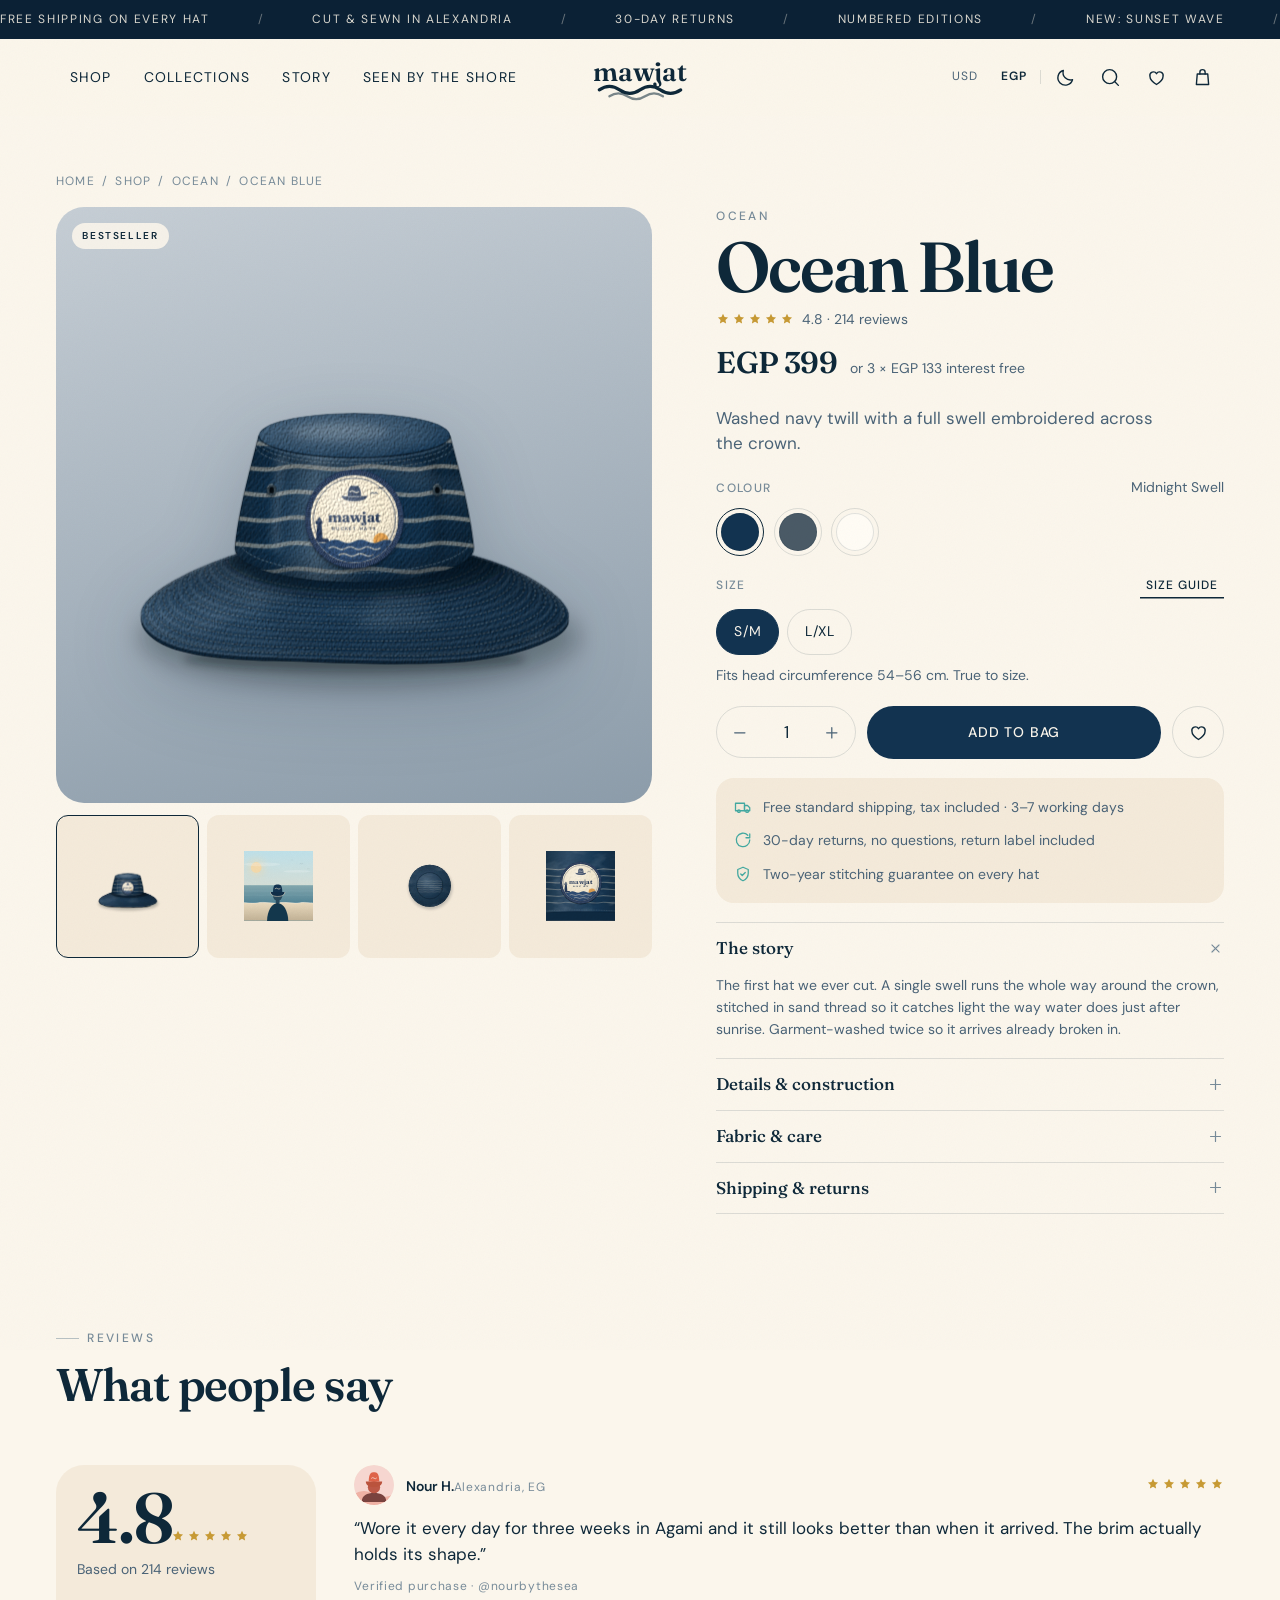
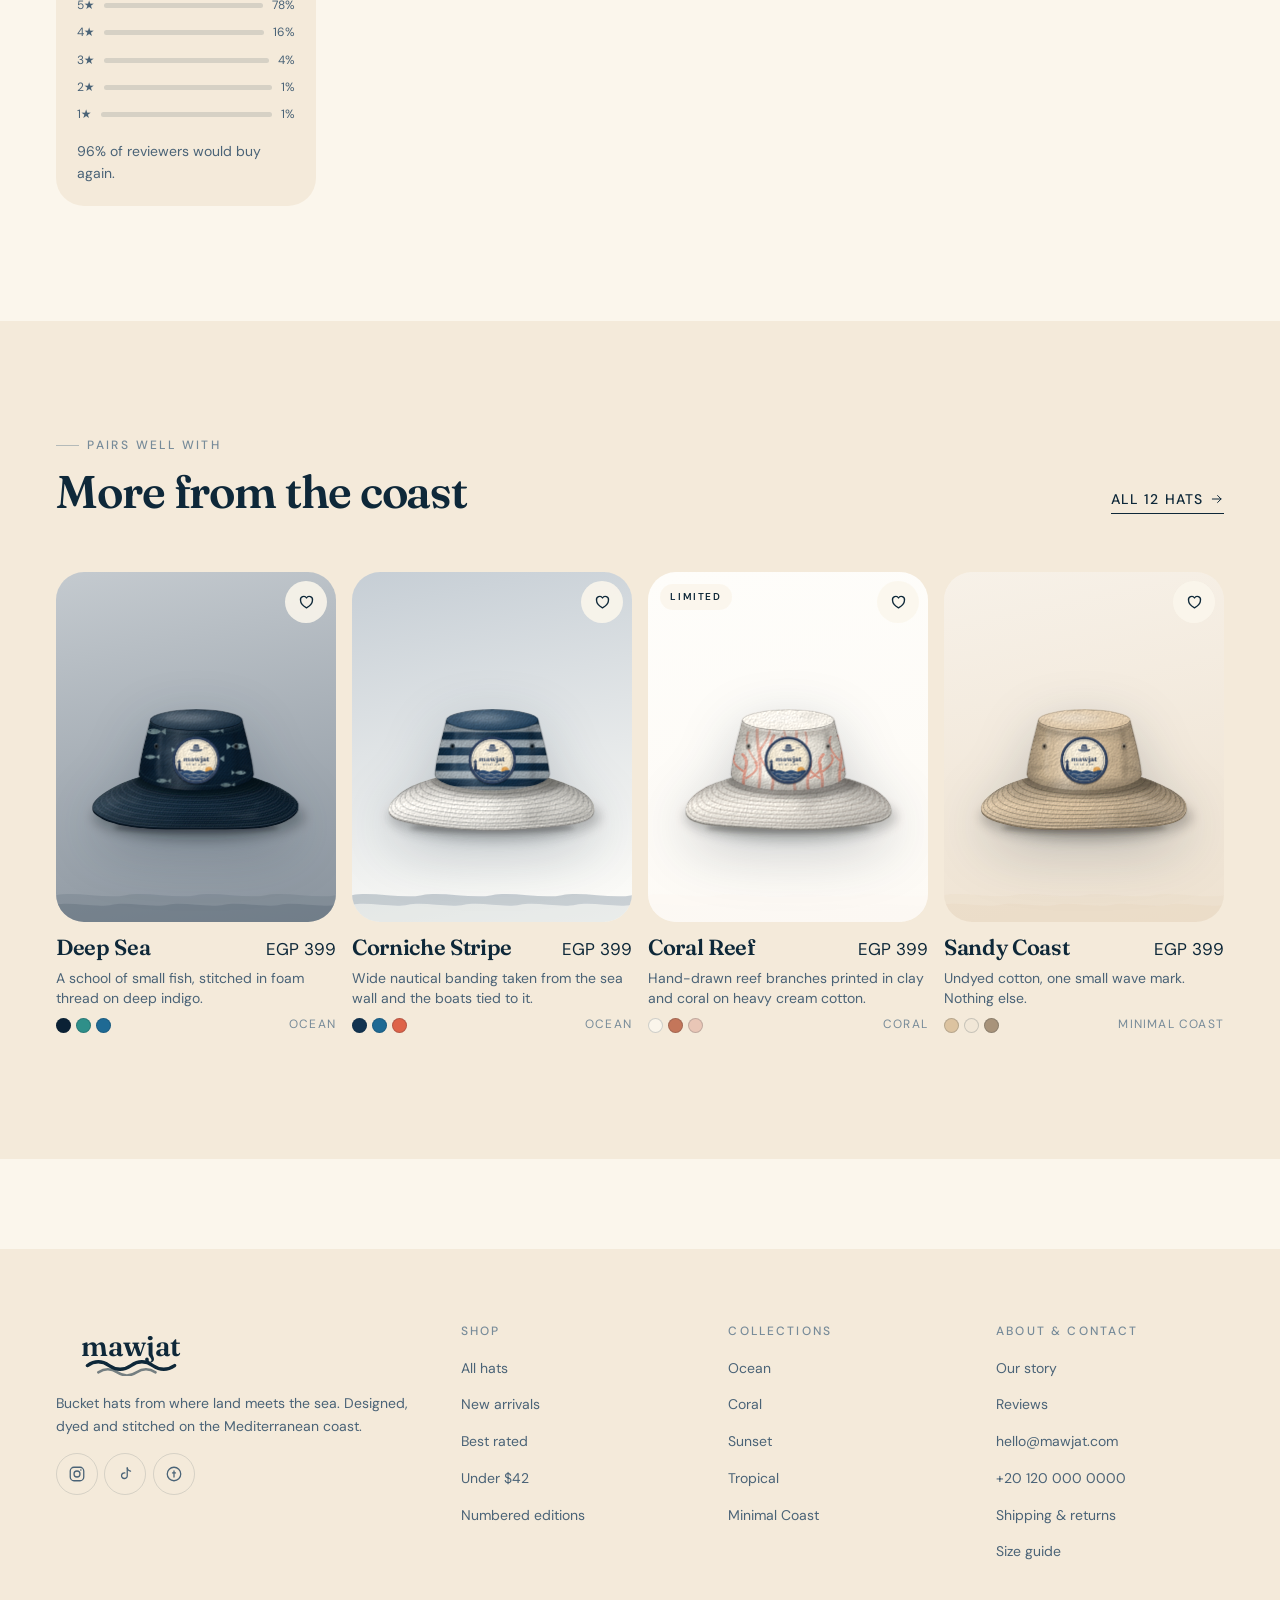
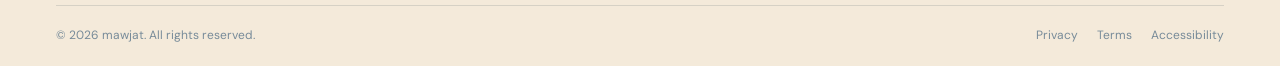
<file: product.html>
<!DOCTYPE html>
<html lang="en">
<head>
<meta charset="utf-8">
<meta name="viewport" content="width=device-width, initial-scale=1, viewport-fit=cover">
<title>Product — mawjat</title>
<meta name="description" content="A mawjat bucket hat: cotton, salt and sun, cut and stitched on the Mediterranean coast.">
<meta name="theme-color" content="#0B2135">
<link rel="icon" href="assets/img/favicon.svg" type="image/svg+xml">
<link rel="preconnect" href="https://fonts.googleapis.com">
<link rel="preconnect" href="https://fonts.gstatic.com" crossorigin>
<link rel="stylesheet" href="https://fonts.googleapis.com/css2?family=DM+Sans:ital,opsz,wght@0,9..40,300..700;1,9..40,300..700&family=Fraunces:ital,opsz,wght@0,9..144,300..700;1,9..144,300..700&display=swap">
<link rel="stylesheet" href="assets/css/main.css">
</head>
<body class="has-buybar">

<a class="skip" href="#main">Skip to content</a>

<div class="announce">
  <div class="announce__track" aria-hidden="true">
    <span>Free shipping on every hat <em>/</em> Cut &amp; sewn in Alexandria <em>/</em> 30-day returns <em>/</em> Numbered editions <em>/</em> New: Sunset Wave <em>/</em></span>
    <span>Free shipping on every hat <em>/</em> Cut &amp; sewn in Alexandria <em>/</em> 30-day returns <em>/</em> Numbered editions <em>/</em> New: Sunset Wave <em>/</em></span>
  </div>
</div>

<header class="header">
  <div class="wrap wrap--wide header__inner">
    <div class="header__left">
      <button class="iconbtn header__burger" data-open="menu" aria-label="Open menu" aria-haspopup="dialog">
        <svg viewBox="0 0 24 24" aria-hidden="true"><path d="M3 7h18M3 12h18M3 17h18"/></svg>
      </button>
      <nav class="nav" aria-label="Primary">
        <a class="nav__link" href="shop.html">Shop</a>
        <a class="nav__link" href="index.html#collections">Collections</a>
        <a class="nav__link" href="index.html#story">Story</a>
        <a class="nav__link" href="index.html#seen">Seen by the shore</a>
      </nav>
    </div>

    <a class="header__logo" href="index.html" aria-label="mawjat — home">
      <svg class="logo" viewBox="0 0 220 74" role="img" aria-label="mawjat">
        <text x="110" y="44" text-anchor="middle" font-family="Fraunces, Georgia, serif" font-size="42" font-weight="600" letter-spacing="-.5" fill="currentColor">mawjat</text>
        <path d="M46,58 q16,-11 32,0 t32,0 t32,0 t32,0" fill="none" stroke="currentColor" stroke-width="5" stroke-linecap="round"/>
        <path d="M62,68 q14,-9 28,0 t28,0 t28,0" fill="none" stroke="currentColor" stroke-width="3.6" stroke-linecap="round" opacity=".55"/>
      </svg>
    </a>

    <div class="header__right">
      <div class="util" role="group" aria-label="Preferences">
        <button class="util__btn" data-currency="USD">USD</button>
        <button class="util__btn" data-currency="EGP">EGP</button>
        <span class="util__sep" aria-hidden="true"></span>
        <button class="iconbtn" data-theme-toggle aria-label="Switch theme"></button>
      </div>
      <button class="iconbtn" data-open="search" aria-label="Search" aria-haspopup="dialog">
        <svg viewBox="0 0 24 24" aria-hidden="true"><path d="M11 19a8 8 0 1 0 0-16 8 8 0 0 0 0 16Z"/><path d="m21 21-4.3-4.3"/></svg>
      </button>
      <button class="iconbtn countbtn" data-open="wish" aria-label="Saved items" aria-haspopup="dialog">
        <svg viewBox="0 0 24 24" aria-hidden="true"><path d="M12 20s-7.5-4.6-7.5-9.4A4.1 4.1 0 0 1 12 7.6a4.1 4.1 0 0 1 7.5 3C19.5 15.4 12 20 12 20Z"/></svg>
        <span class="countbtn__n" data-count="wish">0</span>
      </button>
      <button class="iconbtn countbtn" data-open="cart" aria-label="Shopping bag" aria-haspopup="dialog">
        <svg viewBox="0 0 24 24" aria-hidden="true"><path d="M6 8h12l1 12H5L6 8Z"/><path d="M9 8V6a3 3 0 0 1 6 0v2"/></svg>
        <span class="countbtn__n" data-count="cart">0</span>
      </button>
    </div>
  </div>
</header>

<main id="main">
  <div class="wrap wrap--wide">
    <div class="phead" style="padding-bottom:1rem">
      <nav class="crumbs" aria-label="Breadcrumb" id="crumbs"></nav>
    </div>

    <!-- =============================================================== pdp -->
    <div class="pdp" id="pdp">
      <div class="gallery">
        <div class="gallery__main" id="gallery-main"></div>
        <div class="gallery__thumbs" id="gallery-thumbs" role="group" aria-label="Product images"></div>
      </div>
      <div class="pinfo" id="pinfo"></div>
    </div>
  </div>

  <!-- ============================================================= reviews -->
  <section class="section" aria-labelledby="rev-t">
    <div class="wrap wrap--wide">
      <header class="sect-head">
        <div class="sect-head__top">
          <p class="eyebrow">Reviews</p>
          <h2 class="d3" id="rev-t">What people say</h2>
        </div>
      </header>
      <div class="revwrap">
        <div class="revsum" id="rev-summary"></div>
        <div class="revlist" id="rev-list"></div>
      </div>
    </div>
  </section>

  <!-- ============================================================= related -->
  <section class="section band" aria-labelledby="rel-t">
    <div class="wrap wrap--wide">
      <header class="sect-head">
        <div class="sect-head__top">
          <p class="eyebrow">Pairs well with</p>
          <h2 class="d3" id="rel-t">More from the coast</h2>
        </div>
        <div class="sect-head__aside">
          <a class="tlink" href="shop.html">All 12 hats
            <svg class="icon" viewBox="0 0 24 24" aria-hidden="true"><path d="M4 12h15"/><path d="m13 6 6 6-6 6"/></svg>
          </a>
        </div>
      </header>
      <div class="rail" id="related"></div>
    </div>
  </section>
</main>

<!-- ====================================================== sticky buy bar -->
<div class="buybar" id="buybar">
  <div class="buybar__info">
    <span class="buybar__name" id="bb-name"></span>
    <span class="buybar__price" id="bb-price"></span>
  </div>
  <button class="btn" id="bb-add">Add to bag</button>
</div>

<footer class="footer">
  <div class="wrap wrap--wide">
    <div class="footer__grid">
      <div class="footer__brand">
        <svg class="logo" viewBox="0 0 220 74" role="img" aria-label="mawjat">
          <text x="110" y="44" text-anchor="middle" font-family="Fraunces, Georgia, serif" font-size="42" font-weight="600" letter-spacing="-.5" fill="currentColor">mawjat</text>
          <path d="M46,58 q16,-11 32,0 t32,0 t32,0 t32,0" fill="none" stroke="currentColor" stroke-width="5" stroke-linecap="round"/>
          <path d="M62,68 q14,-9 28,0 t28,0 t28,0" fill="none" stroke="currentColor" stroke-width="3.6" stroke-linecap="round" opacity=".55"/>
        </svg>
        <p class="mute small">Bucket hats from where land meets the sea. Designed, dyed and stitched on the Mediterranean coast.</p>
        <div class="social">
          <a href="#" aria-label="mawjat on Instagram"><svg class="icon" viewBox="0 0 24 24" aria-hidden="true"><rect x="3" y="3" width="18" height="18" rx="5"/><circle cx="12" cy="12" r="4"/><circle cx="17.2" cy="6.8" r="1" fill="currentColor" stroke="none"/></svg></a>
          <a href="#" aria-label="mawjat on TikTok"><svg class="icon" viewBox="0 0 24 24" aria-hidden="true"><path d="M15 4v10.2a3.8 3.8 0 1 1-3.2-3.76"/><path d="M15 4c.4 2.3 2 3.9 4.4 4.1"/></svg></a>
          <a href="#" aria-label="mawjat on Pinterest"><svg class="icon" viewBox="0 0 24 24" aria-hidden="true"><circle cx="12" cy="12" r="9"/><path d="M12 8v8M10 10.5h4"/></svg></a>
        </div>
      </div>
      <nav class="footer__col" aria-labelledby="f-shop"><h3 id="f-shop">Shop</h3>
        <ul>
          <li><a href="shop.html">All hats</a></li>
          <li><a href="shop.html?sort=new">New arrivals</a></li>
          <li><a href="shop.html?sort=rating">Best rated</a></li>
          <li><a href="shop.html?max=42">Under $42</a></li>
          <li><a href="product.html?id=pharos-light">Numbered editions</a></li>
        </ul>
      </nav>
      <nav class="footer__col" aria-labelledby="f-coll"><h3 id="f-coll">Collections</h3>
        <ul>
          <li><a href="shop.html?collection=ocean">Ocean</a></li>
          <li><a href="shop.html?collection=coral">Coral</a></li>
          <li><a href="shop.html?collection=sunset">Sunset</a></li>
          <li><a href="shop.html?collection=tropical">Tropical</a></li>
          <li><a href="shop.html?collection=minimal">Minimal Coast</a></li>
        </ul>
      </nav>
      <nav class="footer__col" aria-labelledby="f-about"><h3 id="f-about">About &amp; contact</h3>
        <ul>
          <li><a href="index.html#story">Our story</a></li>
          <li><a href="index.html#seen">Reviews</a></li>
          <li><a href="mailto:hello@mawjat.com">hello@mawjat.com</a></li>
          <li><a href="tel:+201200000000">+20 120 000 0000</a></li>
          <li><a href="#">Shipping &amp; returns</a></li>
          <li><a href="#">Size guide</a></li>
        </ul>
      </nav>
    </div>
    <div class="footer__bar">
      <p>&copy; <span id="year">2026</span> mawjat. All rights reserved.</p>
      <ul>
        <li><a href="#">Privacy</a></li>
        <li><a href="#">Terms</a></li>
        <li><a href="#">Accessibility</a></li>
      </ul>
    </div>
  </div>
</footer>

<script src="assets/js/core.js"></script>
<script src="assets/js/data.js"></script>
<script src="assets/js/art.js"></script>
<script src="assets/js/ui.js"></script>
<script src="assets/js/product.js"></script>
</body>
</html>
</file>
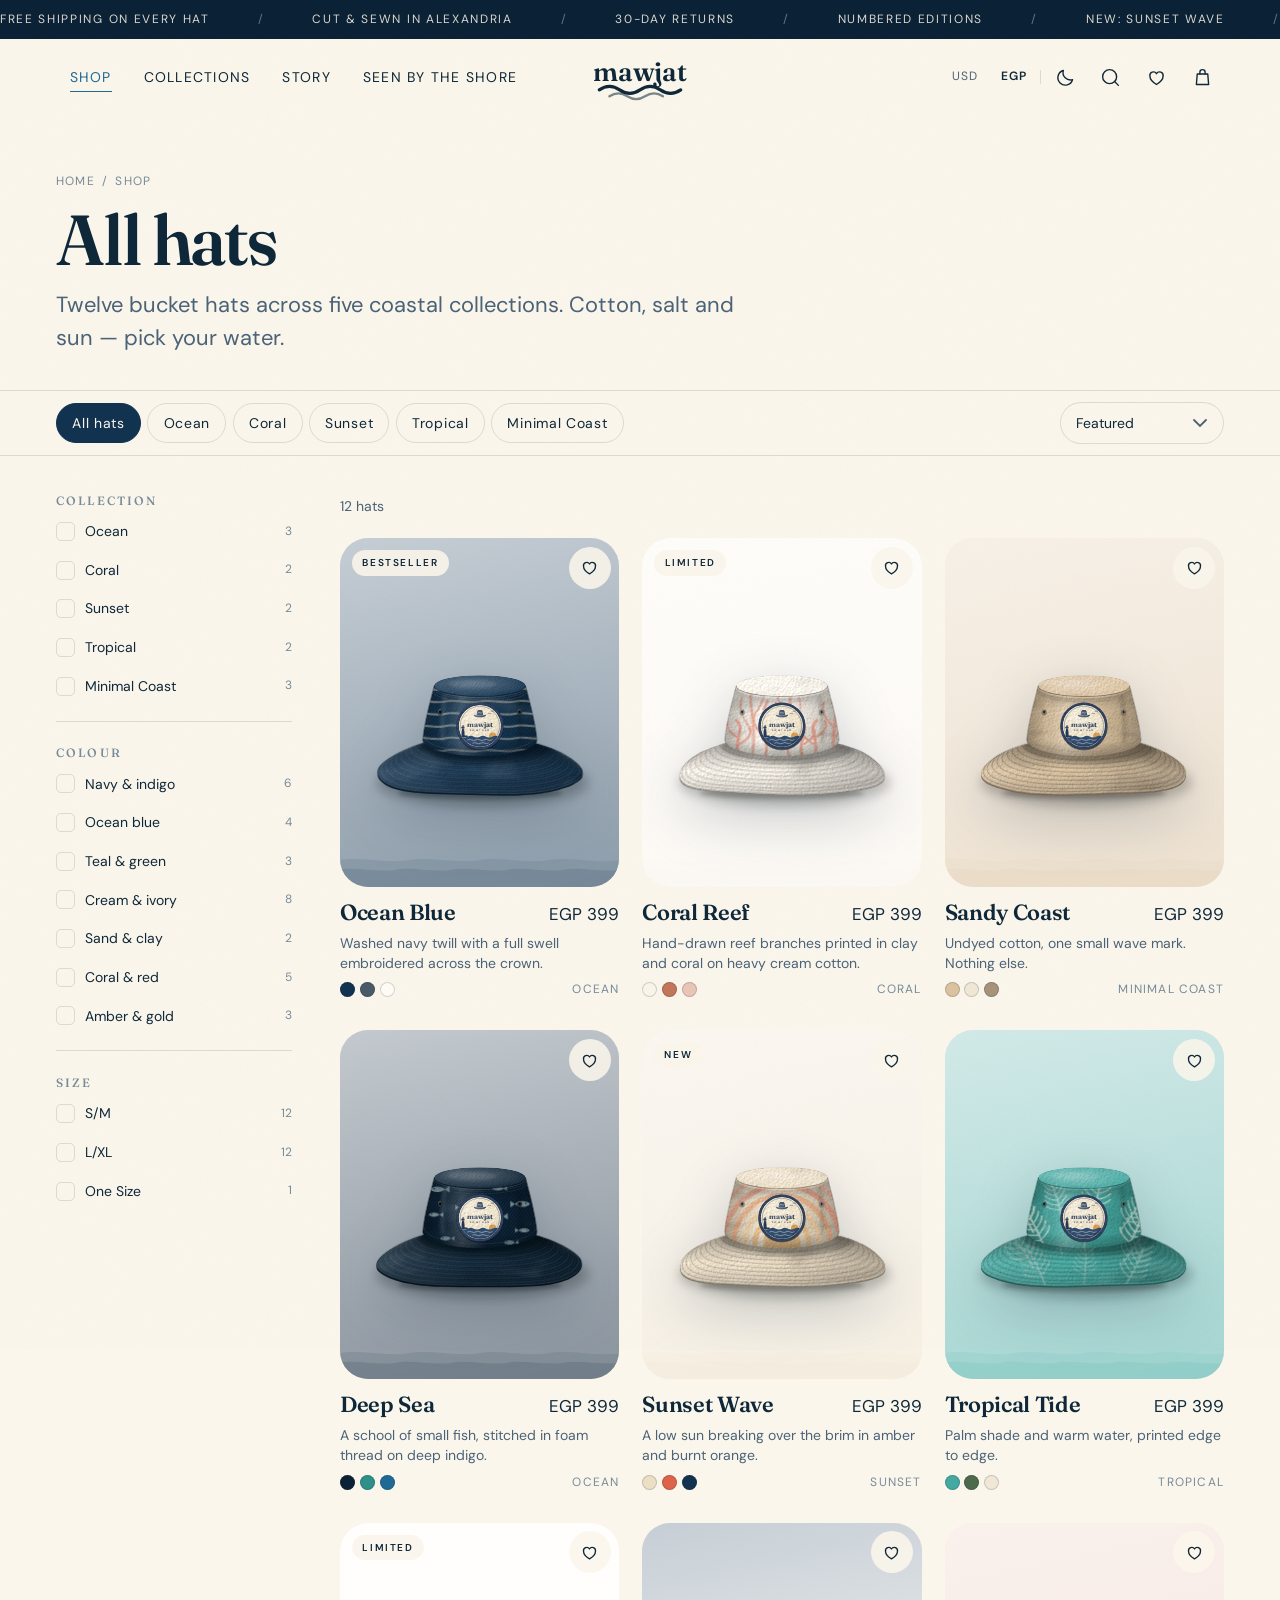
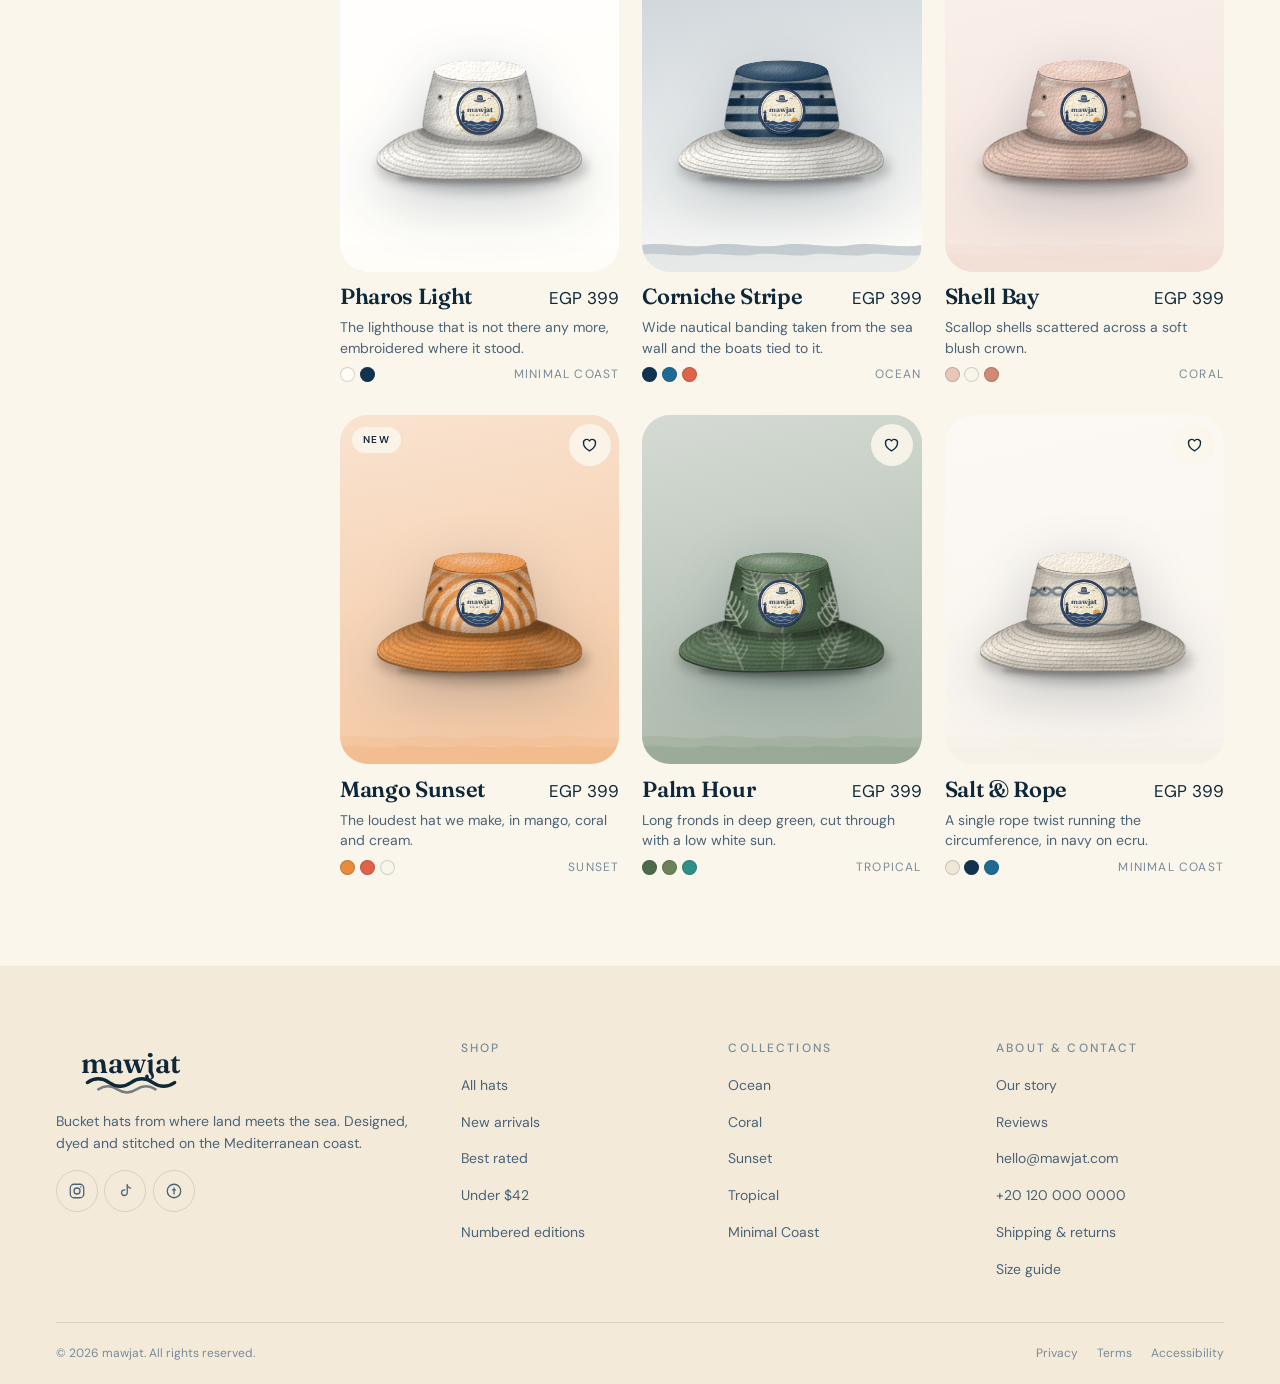
<file: shop.html>
<!DOCTYPE html>
<html lang="en">
<head>
<meta charset="utf-8">
<meta name="viewport" content="width=device-width, initial-scale=1, viewport-fit=cover">
<title>Shop all bucket hats — mawjat</title>
<meta name="description" content="Twelve bucket hats across five coastal collections. Filter by colour, size and price. Free shipping on every hat.">
<meta name="theme-color" content="#0B2135">
<link rel="icon" href="assets/img/favicon.svg" type="image/svg+xml">
<link rel="preconnect" href="https://fonts.googleapis.com">
<link rel="preconnect" href="https://fonts.gstatic.com" crossorigin>
<link rel="stylesheet" href="https://fonts.googleapis.com/css2?family=DM+Sans:ital,opsz,wght@0,9..40,300..700;1,9..40,300..700&family=Fraunces:ital,opsz,wght@0,9..144,300..700;1,9..144,300..700&display=swap">
<link rel="stylesheet" href="assets/css/main.css">
</head>
<body>

<a class="skip" href="#main">Skip to content</a>

<div class="announce">
  <div class="announce__track" aria-hidden="true">
    <span>Free shipping on every hat <em>/</em> Cut &amp; sewn in Alexandria <em>/</em> 30-day returns <em>/</em> Numbered editions <em>/</em> New: Sunset Wave <em>/</em></span>
    <span>Free shipping on every hat <em>/</em> Cut &amp; sewn in Alexandria <em>/</em> 30-day returns <em>/</em> Numbered editions <em>/</em> New: Sunset Wave <em>/</em></span>
  </div>
</div>

<header class="header">
  <div class="wrap wrap--wide header__inner">
    <div class="header__left">
      <button class="iconbtn header__burger" data-open="menu" aria-label="Open menu" aria-haspopup="dialog">
        <svg viewBox="0 0 24 24" aria-hidden="true"><path d="M3 7h18M3 12h18M3 17h18"/></svg>
      </button>
      <nav class="nav" aria-label="Primary">
        <a class="nav__link" href="shop.html" aria-current="page">Shop</a>
        <a class="nav__link" href="index.html#collections">Collections</a>
        <a class="nav__link" href="index.html#story">Story</a>
        <a class="nav__link" href="index.html#seen">Seen by the shore</a>
      </nav>
    </div>

    <a class="header__logo" href="index.html" aria-label="mawjat — home">
      <svg class="logo" viewBox="0 0 220 74" role="img" aria-label="mawjat">
        <text x="110" y="44" text-anchor="middle" font-family="Fraunces, Georgia, serif" font-size="42" font-weight="600" letter-spacing="-.5" fill="currentColor">mawjat</text>
        <path d="M46,58 q16,-11 32,0 t32,0 t32,0 t32,0" fill="none" stroke="currentColor" stroke-width="5" stroke-linecap="round"/>
        <path d="M62,68 q14,-9 28,0 t28,0 t28,0" fill="none" stroke="currentColor" stroke-width="3.6" stroke-linecap="round" opacity=".55"/>
      </svg>
    </a>

    <div class="header__right">
      <div class="util" role="group" aria-label="Preferences">
        <button class="util__btn" data-currency="USD">USD</button>
        <button class="util__btn" data-currency="EGP">EGP</button>
        <span class="util__sep" aria-hidden="true"></span>
        <button class="iconbtn" data-theme-toggle aria-label="Switch theme"></button>
      </div>
      <button class="iconbtn" data-open="search" aria-label="Search" aria-haspopup="dialog">
        <svg viewBox="0 0 24 24" aria-hidden="true"><path d="M11 19a8 8 0 1 0 0-16 8 8 0 0 0 0 16Z"/><path d="m21 21-4.3-4.3"/></svg>
      </button>
      <button class="iconbtn countbtn" data-open="wish" aria-label="Saved items" aria-haspopup="dialog">
        <svg viewBox="0 0 24 24" aria-hidden="true"><path d="M12 20s-7.5-4.6-7.5-9.4A4.1 4.1 0 0 1 12 7.6a4.1 4.1 0 0 1 7.5 3C19.5 15.4 12 20 12 20Z"/></svg>
        <span class="countbtn__n" data-count="wish">0</span>
      </button>
      <button class="iconbtn countbtn" data-open="cart" aria-label="Shopping bag" aria-haspopup="dialog">
        <svg viewBox="0 0 24 24" aria-hidden="true"><path d="M6 8h12l1 12H5L6 8Z"/><path d="M9 8V6a3 3 0 0 1 6 0v2"/></svg>
        <span class="countbtn__n" data-count="cart">0</span>
      </button>
    </div>
  </div>
</header>

<main id="main">
  <div class="wrap wrap--wide">
    <div class="phead">
      <nav class="crumbs" aria-label="Breadcrumb">
        <a href="index.html">Home</a> <span aria-hidden="true">/</span> <span id="crumb-now">Shop</span>
      </nav>
      <h1 class="d2" id="shop-title">All hats</h1>
      <p class="lede" id="shop-blurb">Twelve bucket hats across five coastal collections. Cotton, salt and sun — pick your water.</p>
    </div>
  </div>

  <!-- ============================================================== toolbar -->
  <div class="toolbar">
    <div class="wrap wrap--wide toolbar__inner">
      <div class="chips" id="coll-chips" role="group" aria-label="Filter by collection"></div>
      <div class="toolbar__side">
        <button class="chip filterbtn" id="filter-open" aria-haspopup="dialog">
          <svg class="icon" viewBox="0 0 24 24" aria-hidden="true" style="vertical-align:-2px"><path d="M3 6h18M7 12h10M10 18h4"/></svg>
          Filters <span id="filter-n"></span>
        </button>
        <label class="sr" for="sort">Sort products</label>
        <select class="select sortsel" id="sort">
          <option value="featured">Featured</option>
          <option value="new">Newest</option>
          <option value="price-asc">Price: low to high</option>
          <option value="price-desc">Price: high to low</option>
          <option value="rating">Top rated</option>
        </select>
      </div>
    </div>
  </div>

  <div class="wrap wrap--wide">
    <div class="shoplayout">
      <!-- ========================================================= filters -->
      <aside class="filters" id="filters-desktop" aria-label="Product filters"></aside>

      <div>
        <div class="resultbar">
          <p class="small mute" id="result-count" role="status">&nbsp;</p>
          <div class="activefilters" id="active-filters"></div>
        </div>
        <div class="pgrid" id="grid"></div>
        <div class="noresults" id="noresults" hidden>
          <p class="d3">Nothing in these waters.</p>
          <p class="mute">Try widening the price range or clearing a filter.</p>
          <button class="btn btn--ghost" data-clear-all>Clear all filters</button>
        </div>
      </div>
    </div>
  </div>
</main>

<!-- ==================================================== mobile filter sheet -->
<aside class="sheet" id="filter-sheet" role="dialog" aria-modal="true" aria-label="Filters">
  <div class="sheet__grip" aria-hidden="true"></div>
  <div class="sheet__head">
    <h2 class="drawer__title">Filters</h2>
    <button class="iconbtn" data-close aria-label="Close filters">
      <svg class="icon" viewBox="0 0 24 24" aria-hidden="true"><path d="M6 6l12 12M18 6L6 18"/></svg>
    </button>
  </div>
  <div class="sheet__body" id="filters-mobile"></div>
  <div class="sheet__foot">
    <button class="btn btn--ghost btn--sm" data-clear-all>Clear</button>
    <button class="btn" id="sheet-apply">Show results</button>
  </div>
</aside>

<footer class="footer">
  <div class="wrap wrap--wide">
    <div class="footer__grid">
      <div class="footer__brand">
        <svg class="logo" viewBox="0 0 220 74" role="img" aria-label="mawjat">
          <text x="110" y="44" text-anchor="middle" font-family="Fraunces, Georgia, serif" font-size="42" font-weight="600" letter-spacing="-.5" fill="currentColor">mawjat</text>
          <path d="M46,58 q16,-11 32,0 t32,0 t32,0 t32,0" fill="none" stroke="currentColor" stroke-width="5" stroke-linecap="round"/>
          <path d="M62,68 q14,-9 28,0 t28,0 t28,0" fill="none" stroke="currentColor" stroke-width="3.6" stroke-linecap="round" opacity=".55"/>
        </svg>
        <p class="mute small">Bucket hats from where land meets the sea. Designed, dyed and stitched on the Mediterranean coast.</p>
        <div class="social">
          <a href="#" aria-label="mawjat on Instagram"><svg class="icon" viewBox="0 0 24 24" aria-hidden="true"><rect x="3" y="3" width="18" height="18" rx="5"/><circle cx="12" cy="12" r="4"/><circle cx="17.2" cy="6.8" r="1" fill="currentColor" stroke="none"/></svg></a>
          <a href="#" aria-label="mawjat on TikTok"><svg class="icon" viewBox="0 0 24 24" aria-hidden="true"><path d="M15 4v10.2a3.8 3.8 0 1 1-3.2-3.76"/><path d="M15 4c.4 2.3 2 3.9 4.4 4.1"/></svg></a>
          <a href="#" aria-label="mawjat on Pinterest"><svg class="icon" viewBox="0 0 24 24" aria-hidden="true"><circle cx="12" cy="12" r="9"/><path d="M12 8v8M10 10.5h4"/></svg></a>
        </div>
      </div>
      <nav class="footer__col" aria-labelledby="f-shop"><h3 id="f-shop">Shop</h3>
        <ul>
          <li><a href="shop.html">All hats</a></li>
          <li><a href="shop.html?sort=new">New arrivals</a></li>
          <li><a href="shop.html?sort=rating">Best rated</a></li>
          <li><a href="shop.html?max=42">Under $42</a></li>
          <li><a href="product.html?id=pharos-light">Numbered editions</a></li>
        </ul>
      </nav>
      <nav class="footer__col" aria-labelledby="f-coll"><h3 id="f-coll">Collections</h3>
        <ul>
          <li><a href="shop.html?collection=ocean">Ocean</a></li>
          <li><a href="shop.html?collection=coral">Coral</a></li>
          <li><a href="shop.html?collection=sunset">Sunset</a></li>
          <li><a href="shop.html?collection=tropical">Tropical</a></li>
          <li><a href="shop.html?collection=minimal">Minimal Coast</a></li>
        </ul>
      </nav>
      <nav class="footer__col" aria-labelledby="f-about"><h3 id="f-about">About &amp; contact</h3>
        <ul>
          <li><a href="index.html#story">Our story</a></li>
          <li><a href="index.html#seen">Reviews</a></li>
          <li><a href="mailto:hello@mawjat.com">hello@mawjat.com</a></li>
          <li><a href="tel:+201200000000">+20 120 000 0000</a></li>
          <li><a href="#">Shipping &amp; returns</a></li>
          <li><a href="#">Size guide</a></li>
        </ul>
      </nav>
    </div>
    <div class="footer__bar">
      <p>&copy; <span id="year">2026</span> mawjat. All rights reserved.</p>
      <ul>
        <li><a href="#">Privacy</a></li>
        <li><a href="#">Terms</a></li>
        <li><a href="#">Accessibility</a></li>
      </ul>
    </div>
  </div>
</footer>

<script src="assets/js/core.js"></script>
<script src="assets/js/data.js"></script>
<script src="assets/js/art.js"></script>
<script src="assets/js/ui.js"></script>
<script src="assets/js/shop.js"></script>
</body>
</html>
</file>
<file: assets/css/main.css>
/* ==========================================================================
   mawjat — bucket hats from where land meets the sea
   Design system + components. Mobile-first: base styles are the phone
   layout, everything else is an additive min-width query.

   1.  Tokens
   2.  Reset & base
   3.  Typography
   4.  Layout primitives
   5.  Buttons & controls
   6.  Header, navigation, search
   7.  Hero
   8.  Marquee
   9.  Product card & grid
   10. Collections
   11. Story
   12. Statement & lifestyle
   13. Testimonials
   14. Newsletter & footer
   15. Drawers, modal, toast
   16. Shop page
   17. Product page
   18. Checkout
   19. Motion & utilities
   ========================================================================== */

/* ============================================================== 1. TOKENS */
:root {
  /* brand */
  --navy:      #123350;
  --navy-deep: #0B2135;
  --sea:       #1F6A94;
  --sea-light: #3E90B8;
  --turq:      #43A9A1;
  --foam:      #C6E3DF;
  --sand:      #DCC3A0;
  --sand-lt:   #EDDFC6;
  --ecru:      #F1E7D7;
  --coral:     #DE6349;
  --coral-lt:  #EE9880;
  --gold:      #C79A34;

  /* surfaces */
  --paper:     #FBF6EC;
  --paper-2:   #F4EADA;
  --paper-3:   #EADDC7;
  --ink:       #0E2839;
  --ink-soft:  #4A6377;
  --ink-mute:  #778B99;
  --on-dark:   #F6F0E4;
  --line:      rgba(14, 40, 57, .13);
  --line-soft: rgba(14, 40, 57, .07);
  --deep:      #0B2135;
  --deep-2:    #123350;

  /* accents used by controls */
  --accent:     var(--sea);
  --accent-ink: #FFFFFF;
  --focus:      #1F6A94;

  /* type */
  --display: "Fraunces", "Iowan Old Style", Georgia, "Times New Roman", serif;
  --sans: "DM Sans", ui-sans-serif, system-ui, -apple-system, "Segoe UI", Roboto, Helvetica, Arial, sans-serif;

  --step--2: clamp(.688rem, .66rem + .14vw, .75rem);
  --step--1: clamp(.8rem, .76rem + .2vw, .875rem);
  --step-0:  clamp(.95rem, .91rem + .22vw, 1.0625rem);
  --step-1:  clamp(1.13rem, 1.05rem + .4vw, 1.375rem);
  --step-2:  clamp(1.4rem, 1.24rem + .8vw, 1.95rem);
  --step-3:  clamp(1.85rem, 1.5rem + 1.7vw, 3rem);
  --step-4:  clamp(2.4rem, 1.7rem + 3.4vw, 4.6rem);
  --step-5:  clamp(3rem, 1.6rem + 6.6vw, 7.5rem);

  /* shape */
  --r-xs: 8px;
  --r-sm: 12px;
  --r-md: 18px;
  --r-lg: 28px;
  --r-xl: 40px;
  --r-pill: 999px;

  /* depth — always navy-tinted, never neutral grey */
  --sh-sm: 0 1px 2px rgba(11, 33, 53, .06), 0 3px 8px rgba(11, 33, 53, .05);
  --sh-md: 0 2px 6px rgba(11, 33, 53, .06), 0 12px 28px rgba(11, 33, 53, .08);
  --sh-lg: 0 4px 12px rgba(11, 33, 53, .07), 0 24px 60px rgba(11, 33, 53, .12);
  --sh-xl: 0 8px 24px rgba(11, 33, 53, .1), 0 44px 100px rgba(11, 33, 53, .18);

  /* rhythm */
  --gutter: 20px;
  --wrap: 1360px;
  --sect: clamp(4.5rem, 9vw, 9rem);
  --header-h: 62px;

  --ease: cubic-bezier(.22, 1, .36, 1);
  --ease-out: cubic-bezier(.16, 1, .3, 1);

  color-scheme: light;
}

/* Night swim — the same brand after dark, not an inverted greyscale. */
@media (prefers-color-scheme: dark) {
  :root:not([data-theme="light"]) {
    --paper:     #071726;
    --paper-2:   #0C2438;
    --paper-3:   #143047;
    --ink:       #F2E8D8;
    --ink-soft:  #A9BDCB;
    --ink-mute:  #7C93A4;
    --on-dark:   #F6F0E4;
    --line:      rgba(242, 232, 216, .15);
    --line-soft: rgba(242, 232, 216, .08);
    --deep:      #030E18;
    --deep-2:    #0C2438;
    --sand-lt:   #C9B492;
    --ecru:      #D9CDB6;
    --accent:    #57A8D2;
    --accent-ink:#06212F;
    --focus:     #7FC8E8;
    --sh-sm: 0 1px 2px rgba(0, 0, 0, .3), 0 3px 8px rgba(0, 0, 0, .25);
    --sh-md: 0 2px 6px rgba(0, 0, 0, .32), 0 12px 28px rgba(0, 0, 0, .3);
    --sh-lg: 0 4px 12px rgba(0, 0, 0, .34), 0 24px 60px rgba(0, 0, 0, .42);
    --sh-xl: 0 8px 24px rgba(0, 0, 0, .4), 0 44px 100px rgba(0, 0, 0, .55);
    color-scheme: dark;
  }
}
:root[data-theme="dark"] {
  --paper:     #071726;
  --paper-2:   #0C2438;
  --paper-3:   #143047;
  --ink:       #F2E8D8;
  --ink-soft:  #A9BDCB;
  --ink-mute:  #7C93A4;
  --on-dark:   #F6F0E4;
  --line:      rgba(242, 232, 216, .15);
  --line-soft: rgba(242, 232, 216, .08);
  --deep:      #030E18;
  --deep-2:    #0C2438;
  --sand-lt:   #C9B492;
  --ecru:      #D9CDB6;
  --accent:    #57A8D2;
  --accent-ink:#06212F;
  --focus:     #7FC8E8;
  --sh-sm: 0 1px 2px rgba(0, 0, 0, .3), 0 3px 8px rgba(0, 0, 0, .25);
  --sh-md: 0 2px 6px rgba(0, 0, 0, .32), 0 12px 28px rgba(0, 0, 0, .3);
  --sh-lg: 0 4px 12px rgba(0, 0, 0, .34), 0 24px 60px rgba(0, 0, 0, .42);
  --sh-xl: 0 8px 24px rgba(0, 0, 0, .4), 0 44px 100px rgba(0, 0, 0, .55);
  color-scheme: dark;
}

@media (min-width: 48em) { :root { --gutter: 34px; --header-h: 76px; } }
@media (min-width: 80em) { :root { --gutter: 56px; } }

/* ======================================================== 2. RESET & BASE */
*, *::before, *::after { box-sizing: border-box; }

* { margin: 0; }

html {
  -webkit-text-size-adjust: 100%;
  scroll-behavior: smooth;
  scroll-padding-top: calc(var(--header-h) + 16px);
  /* This page manages its own safe areas — the sticky header, the floating
     cart and the buy bar each add env(safe-area-inset-*) themselves. Hosts
     that pre-pad the root would double-count them. */
  padding-block: 0;
}

body {
  background: var(--paper);
  color: var(--ink);
  font-family: var(--sans);
  font-size: var(--step-0);
  line-height: 1.6;
  font-synthesis-weight: none;
  -webkit-font-smoothing: antialiased;
  text-rendering: optimizeLegibility;
  overflow-x: hidden;
  min-height: 100vh;
}

/* Paper grain. Sits above everything, ignores pointers, never on print. */
body::after {
  content: "";
  position: fixed;
  inset: -50%;
  pointer-events: none;
  z-index: 9000;
  opacity: .035;
  background-image: url("data:image/svg+xml,%3Csvg xmlns='http://www.w3.org/2000/svg' width='300' height='300'%3E%3Cfilter id='n'%3E%3CfeTurbulence type='fractalNoise' baseFrequency='.82' numOctaves='4' stitchTiles='stitch'/%3E%3C/filter%3E%3Crect width='300' height='300' filter='url(%23n)'/%3E%3C/svg%3E");
  mix-blend-mode: multiply;
}
:root[data-theme="dark"] body::after { mix-blend-mode: screen; opacity: .045; }

img, svg, video { display: block; max-width: 100%; }
svg { height: auto; }

a { color: inherit; text-decoration-color: color-mix(in oklab, currentColor 35%, transparent); text-underline-offset: .22em; }
a:hover { text-decoration-color: currentColor; }

button, input, select, textarea { font: inherit; color: inherit; }
button { background: none; border: 0; cursor: pointer; }

ul, ol { list-style: none; padding: 0; }

:focus-visible {
  outline: 2.5px solid var(--focus);
  outline-offset: 3px;
  border-radius: 4px;
}
:focus:not(:focus-visible) { outline: none; }

::selection { background: var(--turq); color: var(--navy-deep); }

hr { border: 0; border-top: 1px solid var(--line); }

/* ========================================================= 3. TYPOGRAPHY */
.display,
h1, h2, h3 {
  font-family: var(--display);
  font-weight: 600;
  line-height: .98;
  letter-spacing: -.022em;
  font-optical-sizing: auto;
  text-wrap: balance;
}

.d1 { font-size: var(--step-5); line-height: .88; letter-spacing: -.036em; }
.d2 { font-size: var(--step-4); line-height: .93; letter-spacing: -.03em; }
.d3 { font-size: var(--step-3); line-height: .98; letter-spacing: -.024em; }
.d4 { font-size: var(--step-2); line-height: 1.06; letter-spacing: -.018em; }

.italic { font-style: italic; }

.eyebrow {
  font-family: var(--sans);
  font-size: var(--step--2);
  font-weight: 500;
  letter-spacing: .2em;
  text-transform: uppercase;
  color: var(--ink-mute);
  display: flex;
  align-items: center;
  gap: .7em;
}
.eyebrow::before {
  content: "";
  width: 1.9em;
  height: 1px;
  background: currentColor;
  opacity: .5;
  flex: none;
}
.eyebrow--plain::before { display: none; }

.lede {
  font-size: var(--step-1);
  line-height: 1.5;
  color: var(--ink-soft);
  max-width: 46ch;
  text-wrap: pretty;
}

.small { font-size: var(--step--1); }
.mute { color: var(--ink-soft); }
.mute-2 { color: var(--ink-mute); }

.num {
  font-variant-numeric: tabular-nums;
  font-feature-settings: "tnum" 1;
}

/* ================================================= 4. LAYOUT PRIMITIVES */
.wrap {
  width: 100%;
  max-width: var(--wrap);
  margin-inline: auto;
  padding-inline: var(--gutter);
}
.wrap--narrow { max-width: 900px; }
.wrap--wide { max-width: 1640px; }

.section { padding-block: var(--sect); position: relative; }
.section--tight { padding-block: clamp(3rem, 6vw, 5rem); }
.section--flush-t { padding-top: 0; }

.sect-head {
  display: grid;
  gap: 1.1rem;
  margin-bottom: clamp(2.2rem, 5vw, 3.6rem);
}
.sect-head__top { display: grid; gap: .9rem; }
@media (min-width: 56em) {
  .sect-head {
    grid-template-columns: minmax(0, 1fr) auto;
    align-items: end;
    gap: 2rem;
  }
  .sect-head__aside { justify-self: end; text-align: right; }
}

.stack { display: grid; gap: 1rem; }
.stack--lg { gap: 1.75rem; }
.cluster { display: flex; flex-wrap: wrap; gap: .75rem; align-items: center; }

.divider { display: block; width: 100%; height: 44px; }
@media (min-width: 48em) { .divider { height: 72px; } }

.band { background: var(--paper-2); }
.band--deep { background: var(--deep); color: var(--on-dark); }
.band--deep .mute, .band--deep .lede { color: color-mix(in oklab, var(--on-dark) 72%, transparent); }
.band--deep .eyebrow { color: color-mix(in oklab, var(--on-dark) 60%, transparent); }

/* ===================================================== 5. BUTTONS & FORM */
.btn {
  --btn-bg: var(--navy);
  --btn-ink: var(--paper);
  --btn-line: transparent;
  position: relative;
  display: inline-flex;
  align-items: center;
  justify-content: center;
  gap: .6em;
  min-height: 52px;
  padding: .9rem 1.6rem;
  border-radius: var(--r-pill);
  background: var(--btn-bg);
  color: var(--btn-ink);
  border: 1.5px solid var(--btn-line);
  font-size: var(--step--1);
  font-weight: 500;
  letter-spacing: .06em;
  text-transform: uppercase;
  text-decoration: none;
  white-space: nowrap;
  cursor: pointer;
  overflow: hidden;
  isolation: isolate;
  transition: transform .4s var(--ease), box-shadow .4s var(--ease),
              background-color .3s var(--ease), color .3s var(--ease), border-color .3s var(--ease);
}
/* A wave rises through the button on hover instead of a flat colour change. */
.btn::before {
  content: "";
  position: absolute;
  inset: -2px -2px auto;
  height: 220%;
  z-index: -1;
  background: var(--sea);
  border-radius: 46% 46% 0 0 / 22% 22% 0 0;
  transform: translateY(101%);
  transition: transform .55s var(--ease);
}
.btn:hover { transform: translateY(-2px); box-shadow: var(--sh-md); }
.btn:hover::before { transform: translateY(18%); }
.btn:active { transform: translateY(0); }

.btn--ghost {
  --btn-bg: transparent;
  --btn-ink: var(--ink);
  --btn-line: color-mix(in oklab, var(--ink) 28%, transparent);
}
.btn--ghost:hover { --btn-ink: var(--paper); --btn-line: transparent; }

.btn--light { --btn-bg: var(--paper); --btn-ink: var(--navy); }
.btn--light:hover { --btn-ink: var(--paper); }

.btn--onDark {
  --btn-bg: transparent;
  --btn-ink: var(--on-dark);
  --btn-line: color-mix(in oklab, var(--on-dark) 40%, transparent);
}
.btn--onDark:hover { --btn-ink: var(--navy-deep); --btn-line: transparent; }
.btn--onDark::before { background: var(--foam); }

.btn--coral { --btn-bg: var(--coral); --btn-ink: #FFF6F0; }
.btn--coral::before { background: var(--navy); }

.btn--sm { min-height: 42px; padding: .55rem 1.1rem; font-size: var(--step--2); }
.btn--block { width: 100%; }
.btn[disabled], .btn[aria-disabled="true"] { opacity: .45; pointer-events: none; }

.btn__arrow { transition: transform .4s var(--ease); }
.btn:hover .btn__arrow { transform: translateX(4px); }

/* text link with an underline that draws in */
.tlink {
  display: inline-flex;
  align-items: center;
  gap: .5em;
  font-size: var(--step--1);
  font-weight: 500;
  letter-spacing: .08em;
  text-transform: uppercase;
  text-decoration: none;
  padding-bottom: .3em;
  background-image: linear-gradient(currentColor, currentColor);
  background-size: 100% 1.5px;
  background-repeat: no-repeat;
  background-position: 0 100%;
  transition: background-size .45s var(--ease), color .3s var(--ease);
}
.tlink:hover { background-size: 0% 1.5px; background-position: 100% 100%; color: var(--sea); }

/* icon button */
.iconbtn {
  display: inline-grid;
  place-items: center;
  width: 44px;
  height: 44px;
  border-radius: var(--r-pill);
  color: inherit;
  transition: background-color .3s var(--ease), color .3s var(--ease), transform .3s var(--ease);
}
.iconbtn:hover { background: color-mix(in oklab, currentColor 10%, transparent); }
.iconbtn:active { transform: scale(.94); }
.iconbtn svg { width: 21px; height: 21px; stroke: currentColor; fill: none; stroke-width: 1.6; stroke-linecap: round; stroke-linejoin: round; }

.icon { width: 1em; height: 1em; stroke: currentColor; fill: none; stroke-width: 1.7; stroke-linecap: round; stroke-linejoin: round; }

/* form fields */
.field { display: grid; gap: .45rem; }
.field__label {
  font-size: var(--step--2);
  font-weight: 500;
  letter-spacing: .12em;
  text-transform: uppercase;
  color: var(--ink-mute);
}
.input, .select, .textarea {
  width: 100%;
  min-height: 52px;
  padding: .85rem 1.05rem;
  background: color-mix(in oklab, var(--paper) 70%, #fff 30%);
  border: 1.5px solid var(--line);
  border-radius: var(--r-sm);
  font-size: var(--step-0);
  transition: border-color .25s var(--ease), background-color .25s var(--ease), box-shadow .25s var(--ease);
}
:root[data-theme="dark"] .input,
:root[data-theme="dark"] .select,
:root[data-theme="dark"] .textarea { background: color-mix(in oklab, var(--paper-2) 80%, #000 20%); }
.input:hover, .select:hover, .textarea:hover { border-color: color-mix(in oklab, var(--ink) 26%, transparent); }
.input:focus, .select:focus, .textarea:focus {
  outline: none;
  border-color: var(--sea);
  box-shadow: 0 0 0 4px color-mix(in oklab, var(--sea) 18%, transparent);
}
.input::placeholder { color: var(--ink-mute); }
.input[aria-invalid="true"] { border-color: var(--coral); }
.select {
  appearance: none;
  padding-right: 2.6rem;
  background-image: url("data:image/svg+xml,%3Csvg xmlns='http://www.w3.org/2000/svg' width='14' height='9' viewBox='0 0 14 9'%3E%3Cpath d='M1 1l6 6 6-6' fill='none' stroke='%234A6377' stroke-width='1.8' stroke-linecap='round'/%3E%3C/svg%3E");
  background-repeat: no-repeat;
  background-position: right 1rem center;
}
.field__error {
  font-size: var(--step--2);
  color: var(--coral);
  min-height: 1.1em;
}

/* segmented option pills (size / colour / payment) */
.opts { display: flex; flex-wrap: wrap; gap: .5rem; }
.opt {
  position: relative;
  display: inline-flex;
  align-items: center;
  justify-content: center;
  gap: .5em;
  min-height: 46px;
  padding: .5rem 1.05rem;
  border: 1.5px solid var(--line);
  border-radius: var(--r-pill);
  background: transparent;
  font-size: var(--step--1);
  letter-spacing: .04em;
  transition: border-color .25s var(--ease), background-color .25s var(--ease), color .25s var(--ease), transform .25s var(--ease);
}
.opt:hover { border-color: color-mix(in oklab, var(--ink) 40%, transparent); }
.opt[aria-pressed="true"], .opt[aria-checked="true"] {
  background: var(--navy);
  border-color: var(--navy);
  color: var(--paper);
}
:root[data-theme="dark"] .opt[aria-pressed="true"],
:root[data-theme="dark"] .opt[aria-checked="true"] { background: var(--ecru); border-color: var(--ecru); color: var(--navy-deep); }
.opt[disabled] { opacity: .35; text-decoration: line-through; pointer-events: none; }

/* colour swatches */
.swatches { display: flex; flex-wrap: wrap; gap: .6rem; }
.swatch {
  position: relative;
  width: 40px;
  height: 40px;
  border-radius: var(--r-pill);
  border: 1.5px solid var(--line);
  padding: 4px;
  transition: transform .3s var(--ease), border-color .3s var(--ease);
}
.swatch span {
  display: block;
  width: 100%;
  height: 100%;
  border-radius: inherit;
  background: var(--sw);
  box-shadow: inset 0 0 0 1px rgba(11, 33, 53, .12);
}
.swatch:hover { transform: scale(1.08); }
.swatch[aria-pressed="true"] { border-color: var(--ink); }
.swatch--lg { width: 48px; height: 48px; }

/* quantity stepper */
.qty {
  display: inline-flex;
  align-items: center;
  border: 1.5px solid var(--line);
  border-radius: var(--r-pill);
  overflow: hidden;
  background: transparent;
}
.qty button {
  width: 46px;
  height: 50px;
  display: grid;
  place-items: center;
  font-size: 1.1rem;
  line-height: 1;
  color: var(--ink-soft);
  transition: background-color .25s var(--ease), color .25s var(--ease);
}
.qty button:hover { background: var(--paper-2); color: var(--ink); }
.qty input {
  width: 46px;
  height: 50px;
  border: 0;
  background: transparent;
  text-align: center;
  font-variant-numeric: tabular-nums;
  -moz-appearance: textfield;
}
.qty input::-webkit-outer-spin-button,
.qty input::-webkit-inner-spin-button { -webkit-appearance: none; margin: 0; }
.qty--sm button { width: 36px; height: 38px; }
.qty--sm input { width: 34px; height: 38px; font-size: var(--step--1); }

/* stars */
.stars { display: inline-flex; gap: 2px; color: var(--gold); }
.stars svg { width: 14px; height: 14px; fill: currentColor; stroke: none; }
.stars .is-off { opacity: .26; }

/* pills / tags */
.tag {
  display: inline-flex;
  align-items: center;
  gap: .4em;
  padding: .3rem .7rem;
  border-radius: var(--r-pill);
  background: var(--paper-2);
  font-size: var(--step--2);
  letter-spacing: .1em;
  text-transform: uppercase;
  color: var(--ink-soft);
}
.tag--coral { background: color-mix(in oklab, var(--coral) 16%, transparent); color: color-mix(in oklab, var(--coral) 78%, var(--ink)); }
.tag--sea { background: color-mix(in oklab, var(--sea) 16%, transparent); color: color-mix(in oklab, var(--sea) 78%, var(--ink)); }
.tag--gold { background: color-mix(in oklab, var(--gold) 20%, transparent); color: color-mix(in oklab, var(--gold) 70%, var(--ink)); }

/* ==================================== 6. HEADER, NAVIGATION, SEARCH */
.skip {
  position: absolute;
  left: 50%;
  top: 0;
  transform: translate(-50%, -140%);
  z-index: 10000;
  background: var(--navy);
  color: var(--paper);
  padding: .8rem 1.4rem;
  border-radius: 0 0 var(--r-sm) var(--r-sm);
  font-size: var(--step--1);
  transition: transform .3s var(--ease);
}
.skip:focus { transform: translate(-50%, 0); }

.announce {
  background: var(--deep);
  color: color-mix(in oklab, var(--on-dark) 88%, transparent);
  font-size: var(--step--2);
  letter-spacing: .14em;
  text-transform: uppercase;
  overflow: hidden;
  position: relative;
  z-index: 60;
}
.announce__track {
  display: flex;
  width: max-content;
  padding-block: .62rem;
  animation: slide 44s linear infinite;
}
/* Each half carries its own trailing space so translateX(-50%) is seamless. */
.announce__track span { display: flex; align-items: center; gap: 3rem; padding-right: 3rem; white-space: nowrap; }
.announce__track em { font-style: normal; opacity: .45; }
@keyframes slide { to { transform: translateX(-50%); } }

.header {
  position: sticky;
  top: 0;
  z-index: 500;
  background: color-mix(in oklab, var(--paper) 86%, transparent);
  backdrop-filter: saturate(150%) blur(14px);
  -webkit-backdrop-filter: saturate(150%) blur(14px);
  border-bottom: 1px solid transparent;
  transition: background-color .4s var(--ease), border-color .4s var(--ease), color .4s var(--ease);
}
.header__inner {
  display: grid;
  grid-template-columns: 1fr auto 1fr;
  align-items: center;
  gap: .5rem;
  height: var(--header-h);
}
.header__logo {
  justify-self: center;
  display: block;
  text-decoration: none;
  line-height: 0;
}
.header__logo .logo { width: 116px; }
@media (min-width: 48em) { .header__logo .logo { width: 140px; } }

.header__left, .header__right { display: flex; align-items: center; gap: .1rem; }
.header__right { justify-content: flex-end; }

.nav { display: none; }
@media (min-width: 62em) {
  .nav { display: flex; align-items: center; gap: .3rem; }
  .nav__link {
    position: relative;
    padding: .55rem .85rem;
    font-size: var(--step--1);
    letter-spacing: .09em;
    text-transform: uppercase;
    text-decoration: none;
    border-radius: var(--r-pill);
    transition: color .3s var(--ease);
  }
  .nav__link::after {
    content: "";
    position: absolute;
    left: .85rem;
    right: .85rem;
    bottom: .3rem;
    height: 1.5px;
    background: currentColor;
    transform: scaleX(0);
    transform-origin: left;
    transition: transform .4s var(--ease);
  }
  .nav__link:hover::after,
  .nav__link[aria-current="page"]::after { transform: scaleX(1); }
  .nav__link[aria-current="page"] { color: var(--sea); }
  .header__burger { display: none; }
}

.header__burger svg { width: 22px; height: 22px; }

/* count bubbles on cart / wishlist */
.countbtn { position: relative; }
.countbtn__n {
  position: absolute;
  top: 3px;
  right: 2px;
  min-width: 19px;
  height: 19px;
  padding-inline: 5px;
  display: grid;
  place-items: center;
  border-radius: var(--r-pill);
  background: var(--coral);
  color: #FFF6F0;
  font-size: 10.5px;
  font-weight: 600;
  line-height: 1;
  font-variant-numeric: tabular-nums;
  transform: scale(0);
  transition: transform .4s var(--ease);
}
.countbtn__n.is-on { transform: scale(1); }
.countbtn__n.is-bump { animation: bump .5s var(--ease); }
@keyframes bump { 0%,100% { transform: scale(1); } 40% { transform: scale(1.35); } }

/* utilities row (currency / theme) */
.util { display: none; }
@media (min-width: 62em) {
  .util { display: flex; align-items: center; gap: .15rem; }
  .util__btn {
    padding: .4rem .6rem;
    border-radius: var(--r-pill);
    font-size: var(--step--2);
    letter-spacing: .12em;
    text-transform: uppercase;
    color: var(--ink-soft);
    transition: color .3s var(--ease), background-color .3s var(--ease);
  }
  .util__btn:hover { color: var(--ink); background: color-mix(in oklab, var(--ink) 8%, transparent); }
  .util__btn[aria-pressed="true"] { color: var(--ink); font-weight: 600; }
  .util__sep { width: 1px; height: 14px; background: var(--line); }
}

/* transparent header while the hero is under it */
.header.is-over {
  background: transparent;
  backdrop-filter: none;
  -webkit-backdrop-filter: none;
  color: var(--on-dark);
}
.header.is-over .util__btn { color: color-mix(in oklab, var(--on-dark) 72%, transparent); }
.header.is-over .util__btn:hover,
.header.is-over .util__btn[aria-pressed="true"] { color: var(--on-dark); }
.header.is-over .util__sep { background: color-mix(in oklab, var(--on-dark) 30%, transparent); }
.header.is-stuck { border-bottom-color: var(--line); box-shadow: var(--sh-sm); }

/* mobile menu */
.menu {
  position: fixed;
  inset: 0;
  z-index: 800;
  display: grid;
  grid-template-rows: auto 1fr auto;
  background: var(--paper);
  transform: translateY(-100%);
  visibility: hidden;
  transition: transform .6s var(--ease), visibility 0s .6s;
  overflow-y: auto;
  overscroll-behavior: contain;
}
.menu.is-open { transform: translateY(0); visibility: visible; transition: transform .6s var(--ease), visibility 0s; }
.menu__top {
  display: flex;
  align-items: center;
  justify-content: space-between;
  height: var(--header-h);
  padding-inline: var(--gutter);
  border-bottom: 1px solid var(--line-soft);
}
.menu__top .logo { width: 116px; }
.menu__body { padding: 2rem var(--gutter) 1rem; }
.menu__list { display: grid; gap: .2rem; }
.menu__link {
  display: flex;
  align-items: baseline;
  justify-content: space-between;
  gap: 1rem;
  padding: .7rem 0;
  font-family: var(--display);
  font-size: var(--step-3);
  font-weight: 600;
  letter-spacing: -.02em;
  text-decoration: none;
  border-bottom: 1px solid var(--line-soft);
  opacity: 0;
  transform: translateY(14px);
}
.menu.is-open .menu__link { animation: menuIn .6s var(--ease) forwards; }
.menu__link span { font-family: var(--sans); font-size: var(--step--2); letter-spacing: .16em; color: var(--ink-mute); }
@keyframes menuIn { to { opacity: 1; transform: none; } }
.menu__foot {
  padding: 1.4rem var(--gutter) calc(1.6rem + env(safe-area-inset-bottom));
  display: grid;
  gap: 1.1rem;
  background: var(--paper-2);
}
.menu__row { display: flex; align-items: center; justify-content: space-between; gap: 1rem; }
@media (min-width: 62em) { .menu { display: none; } }

/* search overlay */
.search {
  position: fixed;
  inset: 0;
  z-index: 850;
  background: color-mix(in oklab, var(--paper) 96%, transparent);
  backdrop-filter: blur(18px);
  -webkit-backdrop-filter: blur(18px);
  opacity: 0;
  visibility: hidden;
  transition: opacity .35s var(--ease), visibility 0s .35s;
  overflow-y: auto;
  overscroll-behavior: contain;
}
.search.is-open { opacity: 1; visibility: visible; transition: opacity .35s var(--ease), visibility 0s; }
.search__inner { max-width: 860px; margin-inline: auto; padding: 1.2rem var(--gutter) 4rem; }
.search__bar {
  display: flex;
  align-items: center;
  gap: .75rem;
  padding-block: 1rem;
  border-bottom: 2px solid var(--ink);
  margin-bottom: 1.6rem;
}
.search__bar .icon { width: 22px; height: 22px; color: var(--ink-soft); flex: none; }
.search__input {
  flex: 1;
  min-width: 0;
  border: 0;
  background: transparent;
  font-family: var(--display);
  font-size: var(--step-2);
  letter-spacing: -.02em;
  padding: .2rem 0;
}
.search__input:focus { outline: none; }
.search__input::placeholder { color: var(--ink-mute); }
.search__meta {
  font-size: var(--step--2);
  letter-spacing: .14em;
  text-transform: uppercase;
  color: var(--ink-mute);
  margin-bottom: 1rem;
}
.search__results { display: grid; gap: .5rem; }
.sresult {
  display: grid;
  grid-template-columns: 62px 1fr auto;
  align-items: center;
  gap: 1rem;
  padding: .7rem;
  border-radius: var(--r-md);
  text-decoration: none;
  transition: background-color .25s var(--ease), transform .25s var(--ease);
}
.sresult:hover { background: var(--paper-2); transform: translateX(4px); }
.sresult__img {
  border-radius: var(--r-sm);
  background: var(--paper-2);
  overflow: hidden;
  aspect-ratio: 1;
  display: grid;
  place-items: center;
}
.sresult__img svg { width: 118%; }
.sresult__name { font-family: var(--display); font-size: var(--step-1); font-weight: 600; }
.sresult__sub { font-size: var(--step--2); letter-spacing: .12em; text-transform: uppercase; color: var(--ink-mute); }
.search__suggest { display: flex; flex-wrap: wrap; gap: .5rem; }

/* ============================================================== 7. HERO */
.hero {
  position: relative;
  min-height: 100svh;
  margin-top: calc(var(--header-h) * -1);
  display: grid;
  align-items: end;
  isolation: isolate;
  overflow: hidden;
  background: var(--deep);
  color: var(--on-dark);
}
.hero__bg { position: absolute; inset: 0; z-index: -2; }
.hero__svg { width: 100%; height: 100%; object-fit: cover; }
.hero__bg::after {
  content: "";
  position: absolute;
  inset: 0;
  background:
    linear-gradient(to top, rgba(6, 22, 36, .84) 0%, rgba(6, 22, 36, .3) 42%, rgba(6, 22, 36, .06) 66%),
    linear-gradient(to right, rgba(6, 22, 36, .5), transparent 60%);
}
.hero__inner {
  position: relative;
  z-index: 1;
  padding-block: calc(var(--header-h) + 2.5rem) clamp(3.5rem, 9vh, 6rem);
  display: grid;
  gap: 1.6rem;
  align-content: end;
}
.hero__eyebrow { color: color-mix(in oklab, var(--on-dark) 76%, transparent); }
.hero__eyebrow::before { background: var(--foam); opacity: .8; }
.hero h1 { max-width: 12ch; }
.hero h1 em {
  font-style: italic;
  font-weight: 300;
  color: var(--foam);
}
.hero__lede {
  color: color-mix(in oklab, var(--on-dark) 84%, transparent);
  max-width: 34ch;
  font-size: var(--step-1);
}
.hero__cta { display: flex; flex-wrap: wrap; gap: .75rem; }
.hero__cta .btn { flex: 1 1 auto; min-width: 160px; }
@media (min-width: 36em) { .hero__cta .btn { flex: 0 0 auto; } }

.hero__foot {
  position: relative;
  z-index: 1;
  display: none;
}
@media (min-width: 62em) {
  .hero__inner { gap: 2rem; max-width: 1360px; }
  .hero__foot {
    display: flex;
    align-items: center;
    justify-content: space-between;
    gap: 2rem;
    padding-block: 1.1rem;
    border-top: 1px solid color-mix(in oklab, var(--on-dark) 20%, transparent);
    font-size: var(--step--2);
    letter-spacing: .16em;
    text-transform: uppercase;
    color: color-mix(in oklab, var(--on-dark) 68%, transparent);
  }
}

/* the four parallax wave layers */
.hero__wave { will-change: transform; }
.hero__wave--1 { animation: drift 34s linear infinite; }
.hero__wave--2 { animation: drift2 25s linear infinite; }
.hero__wave--3 { animation: drift3 18s linear infinite; }
.hero__wave--4 { animation: drift4 13s linear infinite; }
@keyframes drift  { to { transform: translateX(-300px); } }
@keyframes drift2 { to { transform: translateX(-240px); } }
@keyframes drift3 { to { transform: translateX(-200px); } }
@keyframes drift4 { to { transform: translateX(-160px); } }

.scrollcue {
  position: absolute;
  left: 50%;
  bottom: 1.1rem;
  translate: -50% 0;
  z-index: 2;
  display: none;
  flex-direction: column;
  align-items: center;
  gap: .5rem;
  font-size: 10px;
  letter-spacing: .24em;
  text-transform: uppercase;
  color: color-mix(in oklab, var(--on-dark) 60%, transparent);
}
@media (min-width: 62em) and (min-height: 44em) { .scrollcue { display: flex; } }
.scrollcue__line { width: 1px; height: 42px; background: currentColor; transform-origin: top; animation: cue 2.4s var(--ease) infinite; }
@keyframes cue { 0% { transform: scaleY(0); } 45% { transform: scaleY(1); } 100% { transform: scaleY(0); transform-origin: bottom; } }

/* =========================================================== 8. MARQUEE */
.ticker {
  border-block: 1px solid var(--line);
  overflow: hidden;
  background: var(--paper);
}
.ticker__track {
  display: flex;
  width: max-content;
  animation: slide 36s linear infinite;
}
.ticker__track > span {
  display: flex;
  align-items: center;
  gap: 2.2rem;
  padding: .9rem 1.1rem;
  white-space: nowrap;
  font-family: var(--display);
  font-size: var(--step-1);
  font-style: italic;
  font-weight: 400;
  color: var(--ink-soft);
}
.ticker__track .mark { width: 26px; height: 17px; color: var(--turq); opacity: .9; flex: none; }
.ticker:hover .ticker__track { animation-play-state: paused; }

/* ================================================ 9. PRODUCT CARD & GRID */
.pgrid {
  display: grid;
  grid-template-columns: repeat(auto-fill, minmax(min(100%, 268px), 1fr));
  gap: clamp(1.1rem, 2.4vw, 2.2rem) clamp(.9rem, 1.8vw, 1.6rem);
}
@media (max-width: 30em) { .pgrid { grid-template-columns: repeat(2, 1fr); gap: 1.25rem .8rem; } }

/* horizontal swipe rail on phones */
.rail {
  display: grid;
  grid-auto-flow: column;
  grid-auto-columns: 74%;
  gap: 1rem;
  overflow-x: auto;
  scroll-snap-type: x mandatory;
  scroll-padding-inline: var(--gutter);
  padding-inline: var(--gutter);
  margin-inline: calc(var(--gutter) * -1);
  padding-bottom: .6rem;
  scrollbar-width: none;
  overscroll-behavior-x: contain;
}
.rail::-webkit-scrollbar { display: none; }
.rail > * { scroll-snap-align: start; }
@media (min-width: 40em) { .rail { grid-auto-columns: 42%; } }
@media (min-width: 62em) {
  .rail {
    grid-auto-flow: row;
    grid-template-columns: repeat(auto-fill, minmax(260px, 1fr));
    overflow: visible;
    padding-inline: 0;
    margin-inline: 0;
  }
}

.pcard {
  position: relative;
  display: flex;
  flex-direction: column;
  gap: .85rem;
  isolation: isolate;
}
.pcard__media {
  position: relative;
  aspect-ratio: 4 / 5;
  border-radius: var(--r-lg);
  overflow: hidden;
  background: var(--paper-2);
  isolation: isolate;
  transition: box-shadow .5s var(--ease), transform .5s var(--ease);
}
@media (min-width: 62em) {
  .pcard:hover .pcard__media { box-shadow: var(--sh-lg); transform: translateY(-5px); }
}
.pcard__link { position: absolute; inset: 0; z-index: 4; border-radius: inherit; }
.pcard__link span { position: absolute; width: 1px; height: 1px; overflow: hidden; clip-path: inset(50%); }

/* layer 1: quiet brand-tinted backdrop */
.pcard__bg {
  position: absolute;
  inset: 0;
  background: linear-gradient(168deg, var(--c1) 0%, var(--c2) 100%);
  transition: opacity .6s var(--ease);
}
.pcard__bg svg { position: absolute; inset: auto 0 0; width: 200%; opacity: .5; transition: transform 1.1s var(--ease); }
/* layer 2: the coast, revealed on hover */
.pcard__scene { position: absolute; inset: 0; opacity: 0; transition: opacity .7s var(--ease), transform 1.1s var(--ease); transform: scale(1.06); }
.pcard__scene svg { width: 100%; height: 100%; }
/* layer 3: the product */
.pcard__hat {
  position: absolute;
  inset: 8% 6% 4%;
  z-index: 2;
  display: grid;
  place-items: center;
  transition: transform .75s var(--ease);
}
.pcard__hat svg { width: 100%; filter: drop-shadow(0 18px 28px rgba(11, 33, 53, .22)); }

@media (hover: hover) and (min-width: 62em) {
  .pcard:hover .pcard__scene, .pcard:focus-within .pcard__scene { opacity: 1; transform: scale(1); }
  .pcard:hover .pcard__bg, .pcard:focus-within .pcard__bg { opacity: 0; }
  .pcard:hover .pcard__bg svg { transform: translateX(-18%); }
  .pcard:hover .pcard__hat, .pcard:focus-within .pcard__hat { transform: rotate(-5.5deg) translateY(-10px) scale(1.05); }
}

.pcard__badge {
  position: absolute;
  top: .75rem;
  left: .75rem;
  z-index: 3;
  padding: .3rem .65rem;
  border-radius: var(--r-pill);
  background: color-mix(in oklab, var(--paper) 90%, transparent);
  backdrop-filter: blur(6px);
  font-size: 10px;
  font-weight: 600;
  letter-spacing: .16em;
  text-transform: uppercase;
  color: var(--ink);
}
.pcard__wish {
  position: absolute;
  top: .55rem;
  right: .55rem;
  z-index: 5;
  width: 42px;
  height: 42px;
  display: grid;
  place-items: center;
  border-radius: var(--r-pill);
  background: color-mix(in oklab, var(--paper) 88%, transparent);
  backdrop-filter: blur(6px);
  color: var(--ink);
  transition: transform .3s var(--ease), background-color .3s var(--ease), color .3s var(--ease);
}
.pcard__wish svg { width: 19px; height: 19px; stroke: currentColor; fill: none; stroke-width: 1.7; }
.pcard__wish:hover { transform: scale(1.1); }
.pcard__wish[aria-pressed="true"] { color: var(--coral); }
.pcard__wish[aria-pressed="true"] svg { fill: currentColor; animation: pop .45s var(--ease); }
@keyframes pop { 0% { transform: scale(.6); } 60% { transform: scale(1.22); } 100% { transform: scale(1); } }

/* the "Dive In" affordance */
.pcard__dive {
  position: absolute;
  left: 50%;
  bottom: .8rem;
  translate: -50% 0;
  z-index: 5;
  display: flex;
  gap: .4rem;
  width: calc(100% - 1.6rem);
  opacity: 0;
  transform: translateY(14px);
  transition: opacity .45s var(--ease), transform .45s var(--ease);
}
.pcard__dive .btn { flex: 1; min-height: 44px; padding-inline: .8rem; font-size: 11px; }
.pcard__dive .iconbtn {
  width: 44px;
  height: 44px;
  flex: none;
  background: var(--paper);
  color: var(--navy);
  box-shadow: var(--sh-sm);
}
.pcard__dive .iconbtn:hover { background: var(--navy); color: var(--paper); }
@media (hover: hover) and (min-width: 62em) {
  .pcard:hover .pcard__dive, .pcard:focus-within .pcard__dive { opacity: 1; transform: translateY(0); }
}
/* touch devices: always visible, pinned low in the frame for thumbs */
@media (hover: none), (max-width: 61.999em) {
  .pcard__dive { opacity: 1; transform: none; }
  .pcard__dive .btn { min-height: 46px; }
}

.pcard__body { display: grid; gap: .3rem; }
.pcard__row { display: flex; align-items: baseline; justify-content: space-between; gap: .75rem; }
.pcard__name {
  font-family: var(--display);
  font-size: var(--step-1);
  font-weight: 600;
  letter-spacing: -.015em;
  line-height: 1.1;
}
.pcard__price { font-size: var(--step-0); font-variant-numeric: tabular-nums; white-space: nowrap; }
.pcard__desc {
  font-size: var(--step--1);
  color: var(--ink-soft);
  line-height: 1.45;
  display: -webkit-box;
  -webkit-line-clamp: 2;
  line-clamp: 2;
  -webkit-box-orient: vertical;
  overflow: hidden;
}
.pcard__foot { display: flex; align-items: center; justify-content: space-between; gap: .75rem; margin-top: .15rem; }
.pcard__ways { display: flex; gap: .3rem; }
.pcard__way {
  width: 15px;
  height: 15px;
  border-radius: var(--r-pill);
  background: var(--sw);
  box-shadow: inset 0 0 0 1px rgba(11, 33, 53, .18);
}
.pcard__colorname { font-size: var(--step--2); letter-spacing: .1em; text-transform: uppercase; color: var(--ink-mute); }

/* ===================================================== 10. COLLECTIONS */
.tiles {
  display: grid;
  gap: .8rem;
  grid-template-columns: 1fr;
}
@media (min-width: 40em) { .tiles { grid-template-columns: repeat(2, 1fr); gap: 1rem; } }
@media (min-width: 68em) {
  .tiles {
    grid-template-columns: repeat(6, 1fr);
    grid-auto-rows: minmax(0, auto);
    gap: 1.1rem;
  }
  .tiles > :nth-child(1) { grid-column: span 3; }
  .tiles > :nth-child(2) { grid-column: span 3; }
  .tiles > :nth-child(3) { grid-column: span 2; }
  .tiles > :nth-child(4) { grid-column: span 2; }
  .tiles > :nth-child(5) { grid-column: span 2; }
}

.tile {
  position: relative;
  display: block;
  aspect-ratio: 4 / 5;
  border-radius: var(--r-lg);
  overflow: hidden;
  text-decoration: none;
  color: var(--on-dark);
  isolation: isolate;
  background: var(--deep);
}
@media (min-width: 68em) {
  .tiles > :nth-child(-n+2) .tile { aspect-ratio: 16 / 11; }
  .tiles > :nth-child(n+3) .tile { aspect-ratio: 3 / 4; }
}
.tile__svg {
  position: absolute;
  inset: 0;
  width: 100%;
  height: 100%;
  z-index: -2;
  transition: transform 1.2s var(--ease);
}
.tile::after {
  content: "";
  position: absolute;
  inset: 0;
  z-index: -1;
  background: linear-gradient(to top, rgba(6, 22, 36, .74), rgba(6, 22, 36, .12) 52%, transparent 78%);
  transition: opacity .5s var(--ease);
}
.tile:hover .tile__svg { transform: scale(1.07); }
.tile__body {
  position: absolute;
  inset: auto 0 0;
  padding: clamp(1.2rem, 3vw, 2rem);
  display: grid;
  gap: .4rem;
}
.tile__kicker {
  font-size: var(--step--2);
  letter-spacing: .24em;
  color: color-mix(in oklab, var(--on-dark) 65%, transparent);
}
.tile__name {
  font-family: var(--display);
  font-size: var(--step-2);
  font-weight: 600;
  letter-spacing: -.02em;
  line-height: 1;
}
.tile__sub {
  font-size: var(--step--1);
  color: color-mix(in oklab, var(--on-dark) 78%, transparent);
  max-width: 30ch;
}
.tile__go {
  display: inline-flex;
  align-items: center;
  gap: .45em;
  margin-top: .45rem;
  font-size: var(--step--2);
  letter-spacing: .16em;
  text-transform: uppercase;
}
.tile__go .icon { transition: transform .4s var(--ease); }
.tile:hover .tile__go .icon { transform: translateX(5px); }

/* =========================================================== 11. STORY */
.story {
  display: grid;
  gap: clamp(1.6rem, 4vw, 3rem);
  align-items: center;
}
@media (min-width: 62em) {
  .story { grid-template-columns: 1.05fr .95fr; gap: clamp(2.5rem, 5vw, 5.5rem); }
  .story--flip > :first-child { order: 2; }
}
.story__figure {
  position: relative;
  border-radius: var(--r-xl);
  overflow: hidden;
  aspect-ratio: 4 / 5;
  background: var(--deep);
  box-shadow: var(--sh-lg);
}
@media (min-width: 62em) { .story__figure { aspect-ratio: 3 / 4; } }
.story__figure svg { width: 100%; height: 100%; object-fit: cover; }
.story__stamp {
  position: absolute;
  right: clamp(1rem, 3vw, 2rem);
  top: clamp(1rem, 3vw, 2rem);
  width: clamp(86px, 13vw, 128px);
  aspect-ratio: 1;
  display: grid;
  place-items: center;
  border-radius: var(--r-pill);
  background: color-mix(in oklab, var(--paper) 92%, transparent);
  backdrop-filter: blur(8px);
  color: var(--navy);
  text-align: center;
  font-size: 10px;
  letter-spacing: .16em;
  text-transform: uppercase;
  line-height: 1.5;
  animation: spinslow 26s linear infinite;
}
.story__stamp strong { font-family: var(--display); font-size: var(--step-1); letter-spacing: -.01em; text-transform: none; display: block; }
@keyframes spinslow { to { transform: rotate(360deg); } }

.story__body { display: grid; gap: 1.3rem; }
.story__pull {
  font-family: var(--display);
  font-size: var(--step-2);
  font-style: italic;
  font-weight: 300;
  line-height: 1.25;
  letter-spacing: -.015em;
  color: var(--ink);
  padding-left: 1.2rem;
  border-left: 2px solid var(--turq);
  text-wrap: pretty;
}
.story__facts {
  display: grid;
  grid-template-columns: repeat(auto-fit, minmax(120px, 1fr));
  gap: 1rem;
  padding-top: 1.2rem;
  border-top: 1px solid var(--line);
}
.story__fact strong {
  display: block;
  font-family: var(--display);
  font-size: var(--step-2);
  font-weight: 600;
  letter-spacing: -.02em;
  line-height: 1;
}
.story__fact span {
  font-size: var(--step--2);
  letter-spacing: .13em;
  text-transform: uppercase;
  color: var(--ink-mute);
}

/* =========================================== 12. STATEMENT & LIFESTYLE */
.statement { text-align: center; display: grid; gap: 1.4rem; justify-items: center; }
.statement h2 { max-width: 16ch; }
.statement .lede { max-width: 52ch; }

.lifegrid {
  display: grid;
  grid-template-columns: repeat(2, 1fr);
  gap: .6rem;
  margin-top: clamp(2rem, 5vw, 3.5rem);
}
@media (min-width: 48em) { .lifegrid { grid-template-columns: repeat(3, 1fr); gap: .9rem; } }
@media (min-width: 68em) {
  .lifegrid { grid-template-columns: repeat(12, 1fr); grid-auto-rows: 132px; gap: 1rem; }
  .lifegrid > :nth-child(1) { grid-column: span 5; grid-row: span 3; }
  .lifegrid > :nth-child(2) { grid-column: span 4; grid-row: span 2; }
  .lifegrid > :nth-child(3) { grid-column: span 3; grid-row: span 2; }
  .lifegrid > :nth-child(4) { grid-column: span 3; grid-row: span 2; }
  .lifegrid > :nth-child(5) { grid-column: span 4; grid-row: span 2; }
  .lifegrid > :nth-child(6) { grid-column: span 5; grid-row: span 2; }
}
.life {
  position: relative;
  display: block;
  border-radius: var(--r-md);
  overflow: hidden;
  aspect-ratio: 1;
  background: var(--deep-2);
  text-decoration: none;
  color: var(--on-dark);
}
@media (min-width: 68em) { .life { aspect-ratio: auto; height: 100%; } }
.life svg { position: absolute; inset: 0; width: 100%; height: 100%; transition: transform 1.2s var(--ease); }
.life::after {
  content: "";
  position: absolute;
  inset: 0;
  background: linear-gradient(to top, rgba(6, 22, 36, .7), transparent 58%);
  opacity: 0;
  transition: opacity .5s var(--ease);
}
.life:hover svg { transform: scale(1.08); }
.life:hover::after, .life:focus-visible::after { opacity: 1; }
.life__cap {
  position: absolute;
  inset: auto 0 0;
  z-index: 1;
  padding: .85rem 1rem;
  font-size: var(--step--2);
  letter-spacing: .12em;
  text-transform: uppercase;
  opacity: 0;
  transform: translateY(8px);
  transition: opacity .45s var(--ease), transform .45s var(--ease);
}
.life:hover .life__cap, .life:focus-visible .life__cap { opacity: 1; transform: none; }
@media (hover: none) {
  .life::after { opacity: 1; }
  .life__cap { opacity: 1; transform: none; }
}

/* ==================================================== 13. TESTIMONIALS */
.revgrid {
  display: grid;
  gap: 1rem;
  grid-template-columns: 1fr;
}
@media (min-width: 46em) { .revgrid { grid-template-columns: repeat(2, 1fr); } }
@media (min-width: 72em) { .revgrid { grid-template-columns: repeat(3, 1fr); gap: 1.2rem; } }

.rev {
  display: grid;
  gap: 1rem;
  padding: 1.3rem;
  border-radius: var(--r-lg);
  background: var(--paper);
  border: 1px solid var(--line);
  transition: transform .5s var(--ease), box-shadow .5s var(--ease);
}
.band .rev { background: color-mix(in oklab, var(--paper) 55%, #fff 45%); }
:root[data-theme="dark"] .band .rev { background: color-mix(in oklab, var(--paper-3) 70%, transparent); }
.rev:hover { transform: translateY(-4px); box-shadow: var(--sh-md); }
.rev__photo {
  border-radius: var(--r-md);
  overflow: hidden;
  aspect-ratio: 5 / 4;
  background: var(--deep-2);
}
.rev__photo svg { width: 100%; height: 100%; }
.rev__text { font-size: var(--step-0); line-height: 1.55; text-wrap: pretty; }
.rev__who { display: flex; align-items: center; gap: .7rem; }
.avatar { width: 40px; height: 40px; border-radius: var(--r-pill); overflow: hidden; flex: none; background: var(--paper-2); }
.rev__name { font-weight: 600; font-size: var(--step--1); line-height: 1.3; }
.rev__meta { font-size: var(--step--2); color: var(--ink-mute); letter-spacing: .06em; }
.rev__top { display: flex; align-items: center; justify-content: space-between; gap: .75rem; }
.rev__item {
  font-size: var(--step--2);
  letter-spacing: .1em;
  text-transform: uppercase;
  color: var(--ink-mute);
  text-decoration: none;
}
.rev__item:hover { color: var(--sea); }

.proof {
  display: grid;
  grid-template-columns: repeat(auto-fit, minmax(130px, 1fr));
  gap: 1.2rem;
  padding: 1.4rem 0 0;
  margin-top: 2.2rem;
  border-top: 1px solid var(--line);
  text-align: center;
}
.proof__n {
  font-family: var(--display);
  font-size: var(--step-2);
  font-weight: 600;
  letter-spacing: -.02em;
  line-height: 1;
  display: block;
}
.proof__l { font-size: var(--step--2); letter-spacing: .13em; text-transform: uppercase; color: var(--ink-mute); }

/* ============================================ 14. NEWSLETTER & FOOTER */
.news {
  position: relative;
  overflow: hidden;
  background: var(--deep);
  color: var(--on-dark);
  border-radius: var(--r-xl);
  padding: clamp(2.2rem, 6vw, 4.5rem) clamp(1.4rem, 5vw, 4rem);
  isolation: isolate;
}
.news__waves { position: absolute; inset: auto 0 -2px; z-index: -1; opacity: .5; }
.news__waves svg { width: 200%; }
.news__inner { display: grid; gap: 1.4rem; max-width: 620px; }
.news__form { display: grid; gap: .6rem; }
@media (min-width: 34em) { .news__form { grid-template-columns: 1fr auto; } }
.news .input {
  background: color-mix(in oklab, var(--on-dark) 10%, transparent);
  border-color: color-mix(in oklab, var(--on-dark) 26%, transparent);
  color: var(--on-dark);
}
.news .input::placeholder { color: color-mix(in oklab, var(--on-dark) 55%, transparent); }
.news .input:focus { border-color: var(--foam); box-shadow: 0 0 0 4px color-mix(in oklab, var(--foam) 22%, transparent); }
.news__note { font-size: var(--step--2); color: color-mix(in oklab, var(--on-dark) 62%, transparent); }
.news__ok { font-size: var(--step--1); color: var(--foam); min-height: 1.2em; }

.footer {
  background: var(--paper-2);
  padding-top: clamp(3rem, 6vw, 5rem);
  margin-top: clamp(3rem, 7vw, 6rem);
}
.footer__grid {
  display: grid;
  gap: 2.2rem;
  padding-bottom: 2.5rem;
}
@media (min-width: 40em) { .footer__grid { grid-template-columns: repeat(2, 1fr); } }
@media (min-width: 62em) { .footer__grid { grid-template-columns: 1.6fr repeat(3, 1fr); gap: 2.5rem; } }
.footer__brand { display: grid; gap: 1rem; align-content: start; max-width: 34ch; }
.footer__brand .logo { width: 150px; color: var(--ink); }
.footer__col h3 {
  font-family: var(--sans);
  font-size: var(--step--2);
  font-weight: 500;
  letter-spacing: .18em;
  text-transform: uppercase;
  color: var(--ink-mute);
  margin-bottom: 1rem;
}
.footer__col ul { display: grid; gap: .6rem; }
.footer__col a {
  text-decoration: none;
  font-size: var(--step--1);
  color: var(--ink-soft);
  transition: color .25s var(--ease), padding-left .25s var(--ease);
}
.footer__col a:hover { color: var(--ink); padding-left: 4px; }
.social { display: flex; gap: .4rem; }
.social a {
  display: grid;
  place-items: center;
  width: 42px;
  height: 42px;
  border-radius: var(--r-pill);
  border: 1px solid var(--line);
  color: var(--ink-soft);
  transition: background-color .3s var(--ease), color .3s var(--ease), transform .3s var(--ease), border-color .3s var(--ease);
}
.social a:hover { background: var(--navy); border-color: var(--navy); color: var(--paper); transform: translateY(-3px); }
.social svg { width: 18px; height: 18px; }
.footer__bar {
  display: flex;
  flex-wrap: wrap;
  gap: .8rem 1.4rem;
  align-items: center;
  justify-content: space-between;
  padding-block: 1.3rem;
  border-top: 1px solid var(--line);
  font-size: var(--step--2);
  color: var(--ink-mute);
  padding-bottom: calc(1.3rem + env(safe-area-inset-bottom));
}
.footer__bar ul { display: flex; flex-wrap: wrap; gap: 1.2rem; }
.footer__bar a { text-decoration: none; }
.footer__bar a:hover { color: var(--ink); }
@media (max-width: 61.999em) { .footer__bar { padding-bottom: calc(5.5rem + env(safe-area-inset-bottom)); } }

/* ============================================ 15. DRAWERS, MODAL, TOAST */
.scrim {
  position: fixed;
  inset: 0;
  z-index: 900;
  background: rgba(6, 22, 36, .48);
  backdrop-filter: blur(3px);
  opacity: 0;
  visibility: hidden;
  transition: opacity .45s var(--ease), visibility 0s .45s;
}
.scrim.is-open { opacity: 1; visibility: visible; transition: opacity .45s var(--ease), visibility 0s; }

.drawer {
  position: fixed;
  top: 0;
  right: 0;
  bottom: 0;
  z-index: 950;
  width: min(100%, 460px);
  display: grid;
  grid-template-rows: auto 1fr auto;
  background: var(--paper);
  box-shadow: var(--sh-xl);
  transform: translateX(101%);
  visibility: hidden;
  transition: transform .55s var(--ease), visibility 0s .55s;
}
.drawer.is-open { transform: none; visibility: visible; transition: transform .55s var(--ease), visibility 0s; }
.drawer__head {
  display: flex;
  align-items: center;
  justify-content: space-between;
  gap: 1rem;
  padding: 1.1rem var(--gutter);
  border-bottom: 1px solid var(--line);
}
.drawer__title { font-family: var(--display); font-size: var(--step-2); font-weight: 600; letter-spacing: -.02em; }
.drawer__title span { font-family: var(--sans); font-size: var(--step--2); letter-spacing: .14em; color: var(--ink-mute); }
.drawer__body { overflow-y: auto; overscroll-behavior: contain; padding: 1.1rem var(--gutter); display: grid; gap: 1rem; align-content: start; }
.drawer__foot {
  padding: 1.1rem var(--gutter) calc(1.1rem + env(safe-area-inset-bottom));
  border-top: 1px solid var(--line);
  background: var(--paper-2);
  display: grid;
  gap: .85rem;
}

/* free-shipping progress */
.ship { display: grid; gap: .5rem; }
.ship__bar { height: 5px; border-radius: var(--r-pill); background: var(--line); overflow: hidden; }
.ship__fill { height: 100%; border-radius: inherit; background: linear-gradient(90deg, var(--turq), var(--sea)); width: 0; transition: width .6s var(--ease); }
.ship__txt { font-size: var(--step--2); letter-spacing: .04em; color: var(--ink-soft); }

.line {
  display: grid;
  grid-template-columns: 82px 1fr auto;
  gap: .9rem;
  align-items: start;
}
.line__img {
  border-radius: var(--r-sm);
  overflow: hidden;
  background: var(--paper-2);
  aspect-ratio: 4 / 5;
  display: grid;
  place-items: center;
}
.line__img svg { width: 124%; }
.line__body { display: grid; gap: .25rem; min-width: 0; }
.line__name { font-family: var(--display); font-size: var(--step-1); font-weight: 600; line-height: 1.1; text-decoration: none; }
.line__meta { font-size: var(--step--2); letter-spacing: .08em; text-transform: uppercase; color: var(--ink-mute); }
.line__tools { display: flex; align-items: center; gap: .6rem; margin-top: .35rem; flex-wrap: wrap; }
.line__side { display: grid; gap: .4rem; justify-items: end; }
.line__price { font-variant-numeric: tabular-nums; font-size: var(--step-0); }
.line__x { font-size: var(--step--2); letter-spacing: .1em; text-transform: uppercase; color: var(--ink-mute); text-decoration: underline; text-underline-offset: 3px; }
.line__x:hover { color: var(--coral); }

.totals { display: grid; gap: .5rem; }
.totals__row { display: flex; justify-content: space-between; gap: 1rem; font-size: var(--step--1); color: var(--ink-soft); }
.totals__row--big {
  font-size: var(--step-1);
  font-family: var(--display);
  font-weight: 600;
  color: var(--ink);
  padding-top: .6rem;
  border-top: 1px solid var(--line);
  letter-spacing: -.01em;
}
.totals__row--save { color: var(--turq); }

.empty { display: grid; gap: 1rem; justify-items: center; text-align: center; padding: 3rem 1rem; }
.empty__art { width: 120px; opacity: .55; }

/* quick view modal */
.modal {
  position: fixed;
  inset: 0;
  z-index: 960;
  display: grid;
  place-items: center;
  padding: var(--gutter);
  opacity: 0;
  visibility: hidden;
  transition: opacity .4s var(--ease), visibility 0s .4s;
}
.modal.is-open { opacity: 1; visibility: visible; transition: opacity .4s var(--ease), visibility 0s; }
.modal__panel {
  position: relative;
  width: min(100%, 980px);
  max-height: min(88vh, 760px);
  overflow-y: auto;
  overscroll-behavior: contain;
  background: var(--paper);
  border-radius: var(--r-lg);
  box-shadow: var(--sh-xl);
  transform: translateY(24px) scale(.98);
  transition: transform .5s var(--ease);
}
.modal.is-open .modal__panel { transform: none; }
.modal__close {
  position: absolute;
  top: .7rem;
  right: .7rem;
  z-index: 3;
  background: color-mix(in oklab, var(--paper) 85%, transparent);
  backdrop-filter: blur(6px);
}
.qv { display: grid; }
@media (min-width: 46em) { .qv { grid-template-columns: 1fr 1fr; } }
.qv__media {
  position: relative;
  aspect-ratio: 1;
  background: linear-gradient(168deg, var(--c1), var(--c2));
  display: grid;
  place-items: center;
  padding: 8%;
}
.qv__media svg.hat { width: 100%; filter: drop-shadow(0 22px 34px rgba(11, 33, 53, .24)); }
.qv__body { padding: clamp(1.3rem, 3.5vw, 2.2rem); display: grid; gap: 1.1rem; align-content: start; }
.qv__head { display: grid; gap: .45rem; }
.qv__price { font-size: var(--step-1); font-variant-numeric: tabular-nums; }
.qv__actions { display: grid; gap: .6rem; grid-template-columns: 1fr auto; align-items: center; }

/* toast */
.toasts {
  position: fixed;
  left: 50%;
  bottom: calc(1rem + env(safe-area-inset-bottom));
  translate: -50% 0;
  z-index: 990;
  display: grid;
  gap: .5rem;
  width: min(100% - 2rem, 420px);
  pointer-events: none;
}
@media (min-width: 62em) { .toasts { left: auto; right: 1.5rem; bottom: 1.5rem; translate: none; } }
.toast {
  display: flex;
  align-items: center;
  gap: .8rem;
  padding: .8rem 1rem;
  border-radius: var(--r-md);
  background: var(--deep);
  color: var(--on-dark);
  box-shadow: var(--sh-lg);
  font-size: var(--step--1);
  pointer-events: auto;
  animation: toastIn .5s var(--ease);
}
.toast.is-out { animation: toastOut .4s var(--ease) forwards; }
.toast__img { width: 38px; height: 44px; border-radius: 7px; overflow: hidden; background: rgba(255,255,255,.08); flex: none; display: grid; place-items: center; }
.toast__img svg { width: 128%; }
.toast__body { flex: 1; min-width: 0; }
.toast strong { display: block; font-weight: 600; }
.toast a { color: var(--foam); font-size: var(--step--2); letter-spacing: .1em; text-transform: uppercase; }
@keyframes toastIn { from { opacity: 0; transform: translateY(18px) scale(.97); } }
@keyframes toastOut { to { opacity: 0; transform: translateY(10px) scale(.98); } }

/* sticky mobile cart */
.fab {
  position: fixed;
  right: 1rem;
  bottom: calc(1rem + env(safe-area-inset-bottom));
  z-index: 480;
  display: grid;
  place-items: center;
  width: 58px;
  height: 58px;
  border-radius: var(--r-pill);
  background: var(--navy);
  color: var(--paper);
  box-shadow: var(--sh-lg);
  transform: translateY(120px);
  transition: transform .5s var(--ease), background-color .3s var(--ease);
}
.fab.is-on { transform: none; }
.fab svg { width: 22px; height: 22px; stroke: currentColor; fill: none; stroke-width: 1.7; stroke-linecap: round; stroke-linejoin: round; }
.fab .countbtn__n { top: -2px; right: -2px; background: var(--coral); }
@media (min-width: 62em) { .fab { display: none; } }
body.no-fab .fab { display: none; }

/* ======================================================== 16. SHOP PAGE */
.phead {
  padding-top: clamp(2rem, 5vw, 3.5rem);
  padding-bottom: clamp(1.4rem, 3vw, 2.2rem);
  display: grid;
  gap: 1rem;
}
.crumbs { display: flex; flex-wrap: wrap; gap: .45rem; font-size: var(--step--2); letter-spacing: .1em; text-transform: uppercase; color: var(--ink-mute); }
.crumbs a { text-decoration: none; }
.crumbs a:hover { color: var(--ink); }

.toolbar {
  position: sticky;
  top: var(--header-h);
  z-index: 60;
  background: color-mix(in oklab, var(--paper) 92%, transparent);
  backdrop-filter: blur(12px);
  -webkit-backdrop-filter: blur(12px);
  border-block: 1px solid var(--line);
  margin-bottom: clamp(1.4rem, 3vw, 2.4rem);
}
.toolbar__inner {
  display: flex;
  align-items: center;
  gap: .6rem;
  padding-block: .7rem;
  overflow-x: auto;
  scrollbar-width: none;
}
.toolbar__inner::-webkit-scrollbar { display: none; }
.chips { display: flex; gap: .4rem; flex: 1; min-width: 0; }
.chip {
  flex: none;
  padding: .5rem .95rem;
  border-radius: var(--r-pill);
  border: 1.5px solid var(--line);
  font-size: var(--step--1);
  letter-spacing: .05em;
  white-space: nowrap;
  transition: background-color .25s var(--ease), color .25s var(--ease), border-color .25s var(--ease);
}
.chip:hover { border-color: color-mix(in oklab, var(--ink) 38%, transparent); }
.chip[aria-pressed="true"] { background: var(--navy); border-color: var(--navy); color: var(--paper); }
:root[data-theme="dark"] .chip[aria-pressed="true"] { background: var(--ecru); border-color: var(--ecru); color: var(--navy-deep); }
.toolbar__side { display: flex; align-items: center; gap: .5rem; flex: none; }
.sortsel {
  min-height: 42px;
  padding: .4rem 2.4rem .4rem .9rem;
  font-size: var(--step--1);
  border-radius: var(--r-pill);
  background-color: transparent;
}

.shoplayout { display: grid; gap: 2rem; }
@media (min-width: 68em) { .shoplayout { grid-template-columns: 236px minmax(0, 1fr); gap: 3rem; align-items: start; } }

.filters { display: none; }
@media (min-width: 68em) {
  .filters { display: grid; gap: 1.6rem; position: sticky; top: calc(var(--header-h) + 90px); align-content: start; }
}
.fgroup { display: grid; gap: .7rem; padding-bottom: 1.3rem; border-bottom: 1px solid var(--line); }
.fgroup:last-child { border-bottom: 0; }
.fgroup__t { font-size: var(--step--2); font-weight: 500; letter-spacing: .18em; text-transform: uppercase; color: var(--ink-mute); }
.fopt { display: flex; align-items: center; gap: .6rem; cursor: pointer; font-size: var(--step--1); padding: .16rem 0; }
.fopt input { position: absolute; opacity: 0; width: 0; height: 0; }
.fopt__box {
  width: 19px;
  height: 19px;
  flex: none;
  border: 1.5px solid var(--line);
  border-radius: 5px;
  display: grid;
  place-items: center;
  transition: background-color .2s var(--ease), border-color .2s var(--ease);
}
.fopt__box svg { width: 11px; height: 11px; stroke: var(--paper); stroke-width: 2.6; fill: none; opacity: 0; transition: opacity .2s var(--ease); }
.fopt input:checked + .fopt__box { background: var(--navy); border-color: var(--navy); }
.fopt input:checked + .fopt__box svg { opacity: 1; }
.fopt input:focus-visible + .fopt__box { outline: 2.5px solid var(--focus); outline-offset: 2px; }
.fopt:hover .fopt__box { border-color: color-mix(in oklab, var(--ink) 40%, transparent); }
.fopt__n { margin-left: auto; font-size: var(--step--2); color: var(--ink-mute); font-variant-numeric: tabular-nums; }

.range { display: grid; gap: .5rem; }
.range input[type="range"] { width: 100%; accent-color: var(--sea); height: 24px; }
.range__val { display: flex; justify-content: space-between; font-size: var(--step--2); color: var(--ink-soft); font-variant-numeric: tabular-nums; }

.resultbar {
  display: flex;
  flex-wrap: wrap;
  align-items: center;
  justify-content: space-between;
  gap: .8rem;
  margin-bottom: 1.3rem;
}
.activefilters { display: flex; flex-wrap: wrap; gap: .4rem; }
.activefilter {
  display: inline-flex;
  align-items: center;
  gap: .45em;
  padding: .32rem .7rem;
  border-radius: var(--r-pill);
  background: var(--paper-2);
  font-size: var(--step--2);
  letter-spacing: .07em;
}
.activefilter button { display: grid; place-items: center; color: var(--ink-mute); }
.activefilter button:hover { color: var(--coral); }
.activefilter svg { width: 11px; height: 11px; stroke: currentColor; stroke-width: 2.4; fill: none; }

.noresults { text-align: center; padding: clamp(3rem, 8vw, 6rem) 1rem; display: grid; gap: 1rem; justify-items: center; }

/* mobile filter sheet */
.sheet {
  position: fixed;
  inset: auto 0 0;
  z-index: 950;
  max-height: 84vh;
  display: grid;
  grid-template-rows: auto 1fr auto;
  background: var(--paper);
  border-radius: var(--r-lg) var(--r-lg) 0 0;
  box-shadow: var(--sh-xl);
  transform: translateY(101%);
  visibility: hidden;
  transition: transform .5s var(--ease), visibility 0s .5s;
}
.sheet.is-open { transform: none; visibility: visible; transition: transform .5s var(--ease), visibility 0s; }
.sheet__grip { width: 44px; height: 4px; border-radius: 2px; background: var(--line); margin: .7rem auto 0; }
.sheet__head { display: flex; align-items: center; justify-content: space-between; padding: .3rem var(--gutter) .8rem; }
.sheet__body { overflow-y: auto; overscroll-behavior: contain; padding: .4rem var(--gutter) 1rem; display: grid; gap: 1.4rem; }
.sheet__foot { padding: 1rem var(--gutter) calc(1rem + env(safe-area-inset-bottom)); border-top: 1px solid var(--line); display: grid; grid-template-columns: auto 1fr; gap: .7rem; background: var(--paper-2); }
@media (min-width: 68em) { .sheet, .filterbtn { display: none; } }

/* ==================================================== 17. PRODUCT PAGE */
.pdp { display: grid; gap: clamp(1.6rem, 4vw, 3rem); }
@media (min-width: 62em) { .pdp { grid-template-columns: minmax(0, 1.08fr) minmax(320px, .92fr); gap: clamp(2.5rem, 5vw, 5rem); align-items: start; } }

.gallery { display: grid; gap: .7rem; }
@media (min-width: 62em) { .gallery { position: sticky; top: calc(var(--header-h) + 22px); } }
.gallery__main {
  position: relative;
  aspect-ratio: 1;
  border-radius: var(--r-lg);
  overflow: hidden;
  background: linear-gradient(168deg, var(--c1), var(--c2));
  display: grid;
  place-items: center;
  padding: 7%;
}
/* Full-bleed product shot on phones: let the negative margin do the work
   rather than 100vw, which would count the scrollbar and overflow. */
@media (max-width: 40em) {
  .gallery__main { margin-inline: calc(var(--gutter) * -1); border-radius: 0; }
}
.gallery__main svg { width: 100%; height: 100%; object-fit: contain; }
.gallery__main svg.hat { filter: drop-shadow(0 24px 36px rgba(11, 33, 53, .22)); }
.gallery__main .scene, .gallery__main .hat--detail { position: absolute; inset: 0; width: 100%; height: 100%; padding: 0; }
.gallery__slide { position: absolute; inset: 0; display: grid; place-items: center; padding: 7%; opacity: 0; transition: opacity .5s var(--ease); pointer-events: none; }
.gallery__slide.is-on { opacity: 1; pointer-events: auto; }
.gallery__thumbs { display: flex; gap: .5rem; }
.gthumb {
  flex: 1;
  aspect-ratio: 1;
  border-radius: var(--r-sm);
  overflow: hidden;
  background: var(--paper-2);
  border: 1.5px solid transparent;
  display: grid;
  place-items: center;
  padding: 6%;
  transition: border-color .25s var(--ease), transform .25s var(--ease);
}
.gthumb svg { width: 100%; height: 100%; }
.gthumb:hover { transform: translateY(-2px); }
.gthumb[aria-pressed="true"] { border-color: var(--ink); }
.gallery__badge {
  position: absolute;
  top: 1rem;
  left: 1rem;
  z-index: 2;
}

.pinfo { display: grid; gap: 1.2rem; align-content: start; }
.pinfo__head { display: grid; gap: .5rem; }
.pinfo__price { display: flex; align-items: baseline; gap: .8rem; flex-wrap: wrap; }
.pinfo__price strong { font-size: var(--step-2); font-family: var(--display); font-weight: 600; letter-spacing: -.02em; font-variant-numeric: tabular-nums; }
.pinfo__rating { display: flex; align-items: center; gap: .5rem; font-size: var(--step--1); color: var(--ink-soft); }
.pinfo__block { display: grid; gap: .6rem; }
.pinfo__blocktop { display: flex; align-items: baseline; justify-content: space-between; gap: 1rem; }
.pinfo__buy { display: grid; gap: .7rem; grid-template-columns: auto 1fr auto; align-items: center; }
@media (max-width: 30em) { .pinfo__buy { grid-template-columns: auto 1fr; } .pinfo__buy .iconbtn--wish { grid-column: 1 / -1; width: 100%; border: 1.5px solid var(--line); border-radius: var(--r-pill); } }
.iconbtn--wish { width: 52px; height: 52px; border: 1.5px solid var(--line); }
.iconbtn--wish[aria-pressed="true"] { color: var(--coral); border-color: color-mix(in oklab, var(--coral) 40%, transparent); }
.iconbtn--wish[aria-pressed="true"] svg { fill: currentColor; }

.acc { display: grid; border-top: 1px solid var(--line); }
.acc__item { border-bottom: 1px solid var(--line); }
.acc__btn {
  width: 100%;
  display: flex;
  align-items: center;
  justify-content: space-between;
  gap: 1rem;
  padding: 1.05rem 0;
  text-align: left;
  font-size: var(--step-0);
  font-weight: 500;
}
.acc__btn .icon { width: 17px; height: 17px; transition: transform .4s var(--ease); color: var(--ink-mute); }
.acc__btn[aria-expanded="true"] .icon { transform: rotate(45deg); }
.acc__panel { display: grid; grid-template-rows: 0fr; transition: grid-template-rows .45s var(--ease); }
.acc__panel[data-open="true"] { grid-template-rows: 1fr; }
.acc__inner { overflow: hidden; }
.acc__inner > div { padding-bottom: 1.1rem; display: grid; gap: .55rem; font-size: var(--step--1); color: var(--ink-soft); }
.acc__inner li { display: flex; gap: .6rem; align-items: flex-start; }
.acc__inner li::before { content: ""; width: 5px; height: 5px; border-radius: 50%; background: var(--turq); margin-top: .55em; flex: none; }

.trust { display: grid; gap: .7rem; padding: 1.1rem; border-radius: var(--r-md); background: var(--paper-2); }
.trust__row { display: flex; gap: .7rem; align-items: center; font-size: var(--step--1); color: var(--ink-soft); }
.trust__row .icon { width: 18px; height: 18px; color: var(--turq); flex: none; }

/* sticky buy bar on phones */
.buybar {
  position: fixed;
  inset: auto 0 0;
  z-index: 470;
  display: grid;
  grid-template-columns: auto 1fr;
  gap: .7rem;
  align-items: center;
  padding: .7rem var(--gutter) calc(.7rem + env(safe-area-inset-bottom));
  background: color-mix(in oklab, var(--paper) 94%, transparent);
  backdrop-filter: blur(14px);
  -webkit-backdrop-filter: blur(14px);
  border-top: 1px solid var(--line);
  transform: translateY(130%);
  transition: transform .45s var(--ease);
}
.buybar.is-on { transform: none; }
.buybar__info { display: grid; gap: 0; min-width: 0; }
.buybar__name { font-family: var(--display); font-size: var(--step-0); font-weight: 600; white-space: nowrap; overflow: hidden; text-overflow: ellipsis; }
.buybar__price { font-size: var(--step--1); color: var(--ink-soft); font-variant-numeric: tabular-nums; }
@media (min-width: 62em) { .buybar { display: none; } }
body.has-buybar .fab { display: none; }

.revlist { display: grid; gap: 1.2rem; }
.revrow { display: grid; gap: .6rem; padding-bottom: 1.2rem; border-bottom: 1px solid var(--line); }
.revrow:last-child { border-bottom: 0; }
.revrow__top { display: flex; align-items: center; gap: .7rem; flex-wrap: wrap; }
.revsum { display: grid; gap: 1rem; padding: 1.3rem; border-radius: var(--r-lg); background: var(--paper-2); align-content: start; }
.revsum__score { font-family: var(--display); font-size: var(--step-4); font-weight: 600; line-height: .9; letter-spacing: -.03em; }
.revbar { display: grid; grid-template-columns: auto 1fr auto; gap: .6rem; align-items: center; font-size: var(--step--2); color: var(--ink-soft); }
.revbar__track { height: 5px; border-radius: var(--r-pill); background: var(--line); overflow: hidden; }
.revbar__fill { height: 100%; background: var(--gold); border-radius: inherit; }
@media (min-width: 56em) { .revwrap { display: grid; grid-template-columns: 260px 1fr; gap: 2.4rem; align-items: start; } }

/* ====================================================== 18. CHECKOUT */
.co { display: grid; gap: 2rem; }
@media (min-width: 62em) { .co { grid-template-columns: minmax(0, 1.1fr) minmax(330px, .9fr); gap: clamp(2.5rem, 5vw, 4.5rem); align-items: start; } }

.steps { display: flex; align-items: center; gap: .5rem; margin-bottom: 1.8rem; flex-wrap: wrap; }
.step { display: flex; align-items: center; gap: .55rem; font-size: var(--step--2); letter-spacing: .1em; text-transform: uppercase; color: var(--ink-mute); }
.step__n {
  width: 26px;
  height: 26px;
  display: grid;
  place-items: center;
  border-radius: var(--r-pill);
  border: 1.5px solid var(--line);
  font-size: 11px;
  font-variant-numeric: tabular-nums;
}
.step.is-on { color: var(--ink); }
.step.is-on .step__n { background: var(--navy); border-color: var(--navy); color: var(--paper); }
.step.is-done .step__n { background: var(--turq); border-color: var(--turq); color: var(--navy-deep); }
.step__sep { width: 18px; height: 1px; background: var(--line); }

.cosection { display: grid; gap: 1.1rem; }
.cosection[hidden] { display: none; }
.cogrid { display: grid; gap: .9rem; }
@media (min-width: 34em) { .cogrid--2 { grid-template-columns: 1fr 1fr; } }
.cogrid--3 { grid-template-columns: 1fr; }
@media (min-width: 34em) { .cogrid--3 { grid-template-columns: 2fr 1fr 1fr; } }
.conav { display: flex; gap: .7rem; flex-wrap: wrap; align-items: center; padding-top: .6rem; }

.radiocard {
  display: flex;
  gap: .85rem;
  align-items: flex-start;
  padding: 1rem;
  border: 1.5px solid var(--line);
  border-radius: var(--r-md);
  cursor: pointer;
  transition: border-color .25s var(--ease), background-color .25s var(--ease);
}
.radiocard:hover { border-color: color-mix(in oklab, var(--ink) 34%, transparent); }
.radiocard input { position: absolute; opacity: 0; width: 0; height: 0; }
.radiocard__dot {
  width: 19px;
  height: 19px;
  flex: none;
  border-radius: 50%;
  border: 1.5px solid var(--line);
  margin-top: .15rem;
  display: grid;
  place-items: center;
  transition: border-color .2s var(--ease);
}
.radiocard__dot::after { content: ""; width: 9px; height: 9px; border-radius: 50%; background: var(--navy); transform: scale(0); transition: transform .25s var(--ease); }
.radiocard input:checked ~ .radiocard__dot { border-color: var(--navy); }
.radiocard input:checked ~ .radiocard__dot::after { transform: scale(1); }
.radiocard:has(input:checked) { border-color: var(--navy); background: color-mix(in oklab, var(--navy) 5%, transparent); }
.radiocard input:focus-visible ~ .radiocard__dot { outline: 2.5px solid var(--focus); outline-offset: 2px; }
.radiocard__body { display: grid; gap: .15rem; flex: 1; }
.radiocard__t { display: flex; justify-content: space-between; gap: 1rem; font-weight: 500; }
.radiocard__s { font-size: var(--step--2); color: var(--ink-mute); }

.summary {
  display: grid;
  gap: 1.1rem;
  padding: 1.3rem;
  border-radius: var(--r-lg);
  background: var(--paper-2);
  border: 1px solid var(--line-soft);
}
@media (min-width: 62em) { .summary { position: sticky; top: calc(var(--header-h) + 22px); } }
.summary__lines { display: grid; gap: .9rem; max-height: 320px; overflow-y: auto; }
.promo { display: grid; grid-template-columns: 1fr auto; gap: .5rem; }
.promo .input { min-height: 46px; }

.done { text-align: center; display: grid; gap: 1.2rem; justify-items: center; padding-block: clamp(2rem, 6vw, 4rem); }
.done__ring {
  width: 92px;
  height: 92px;
  display: grid;
  place-items: center;
  border-radius: var(--r-pill);
  background: color-mix(in oklab, var(--turq) 22%, transparent);
  color: var(--sea);
}
.done__ring .icon { width: 38px; height: 38px; stroke-width: 1.6; }
.done__box {
  display: grid;
  gap: .6rem;
  padding: 1.2rem;
  border-radius: var(--r-md);
  background: var(--paper-2);
  text-align: left;
  width: min(100%, 460px);
  font-size: var(--step--1);
}
.done__row { display: flex; justify-content: space-between; gap: 1rem; }

/* ================================================ 19. MOTION & UTILITY */
.reveal { opacity: 0; transform: translateY(26px); }
.reveal.is-in {
  animation: rise .9s var(--ease-out) forwards;
  animation-delay: var(--d, 0ms);
}
@keyframes rise { to { opacity: 1; transform: none; } }

.sr {
  position: absolute !important;
  width: 1px; height: 1px;
  padding: 0; margin: -1px;
  overflow: hidden;
  clip-path: inset(50%);
  white-space: nowrap;
  border: 0;
}
.nowrap { white-space: nowrap; }
[hidden] { display: none !important; }
body.is-locked { overflow: hidden; }

@media (prefers-reduced-motion: reduce) {
  html { scroll-behavior: auto; }
  *, *::before, *::after {
    animation-duration: .001ms !important;
    animation-iteration-count: 1 !important;
    transition-duration: .001ms !important;
    scroll-behavior: auto !important;
  }
  .reveal { opacity: 1; transform: none; }
  .hero__wave, .announce__track, .ticker__track, .story__stamp, .scrollcue__line { animation: none !important; }
}

@media print {
  body::after, .header, .announce, .fab, .buybar, .drawer, .scrim, .modal, .toasts, .footer { display: none !important; }
  body { background: #fff; color: #000; }
}
</file>
